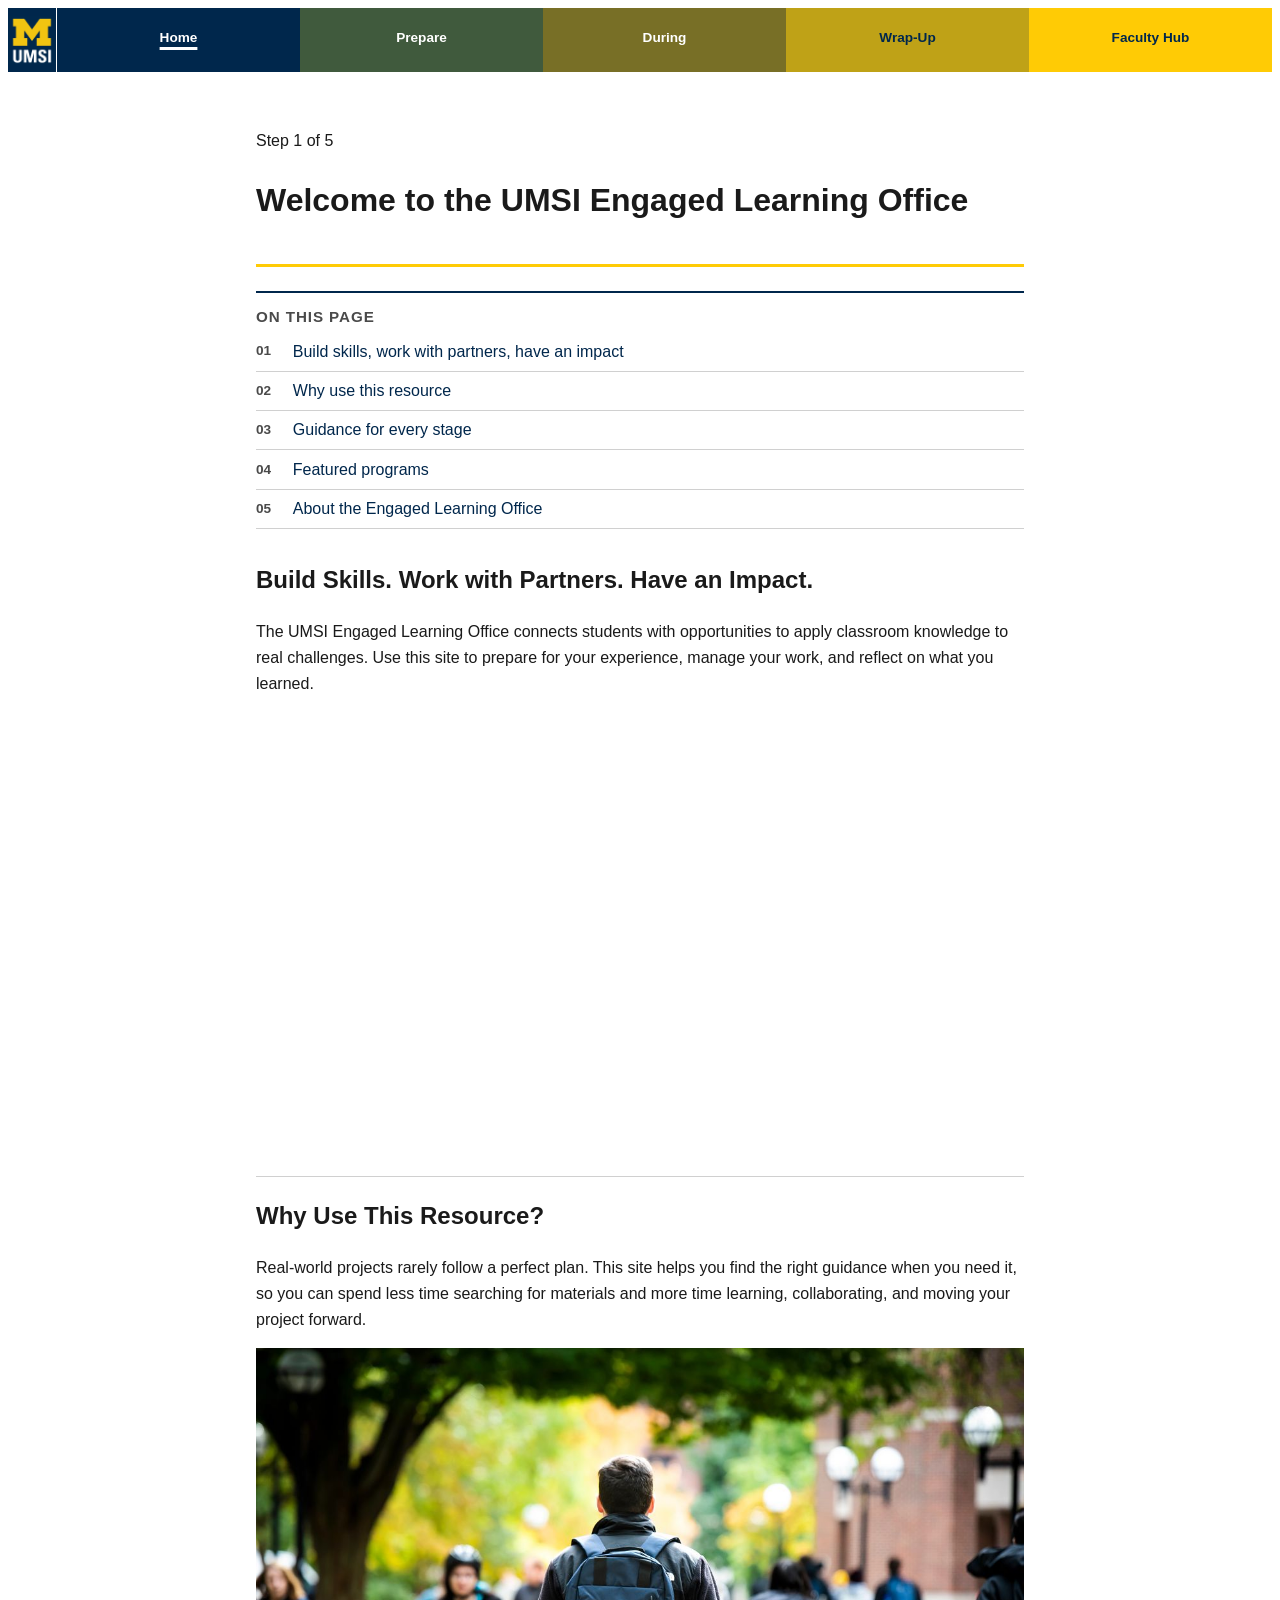
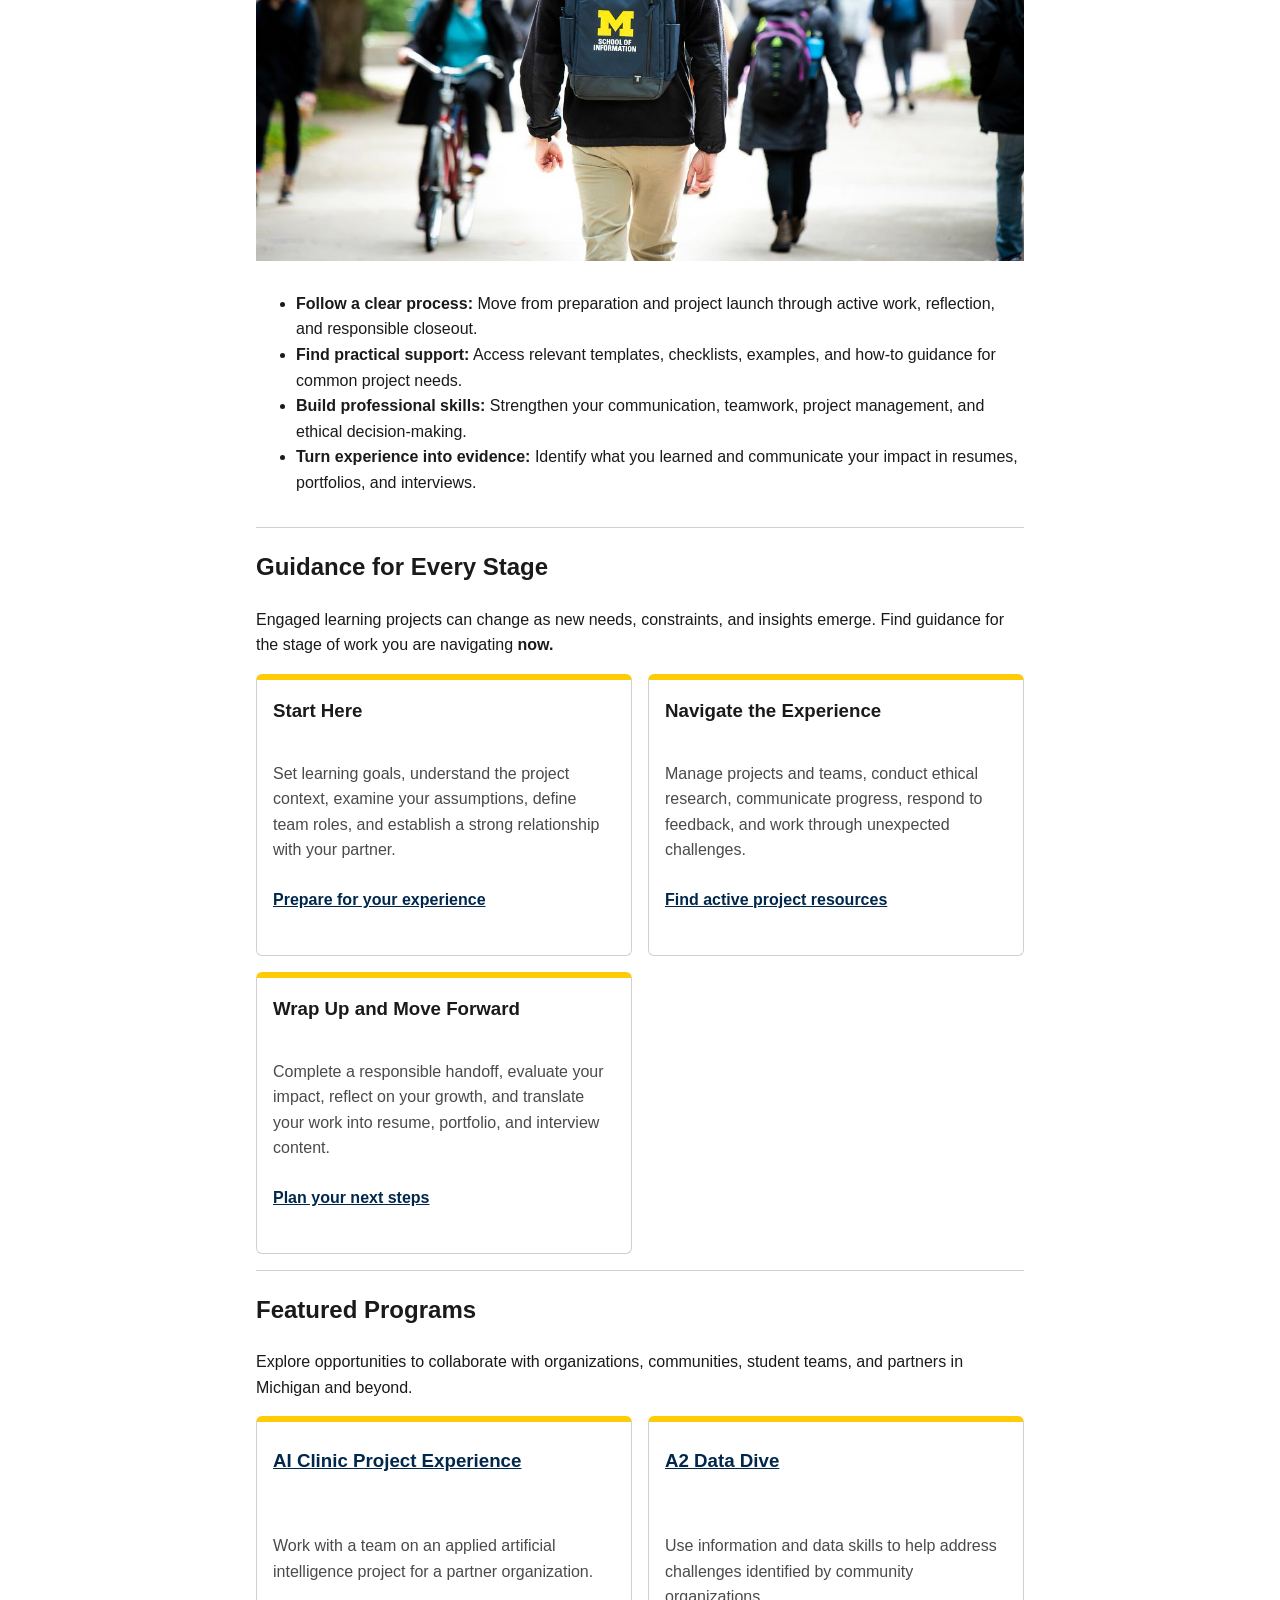
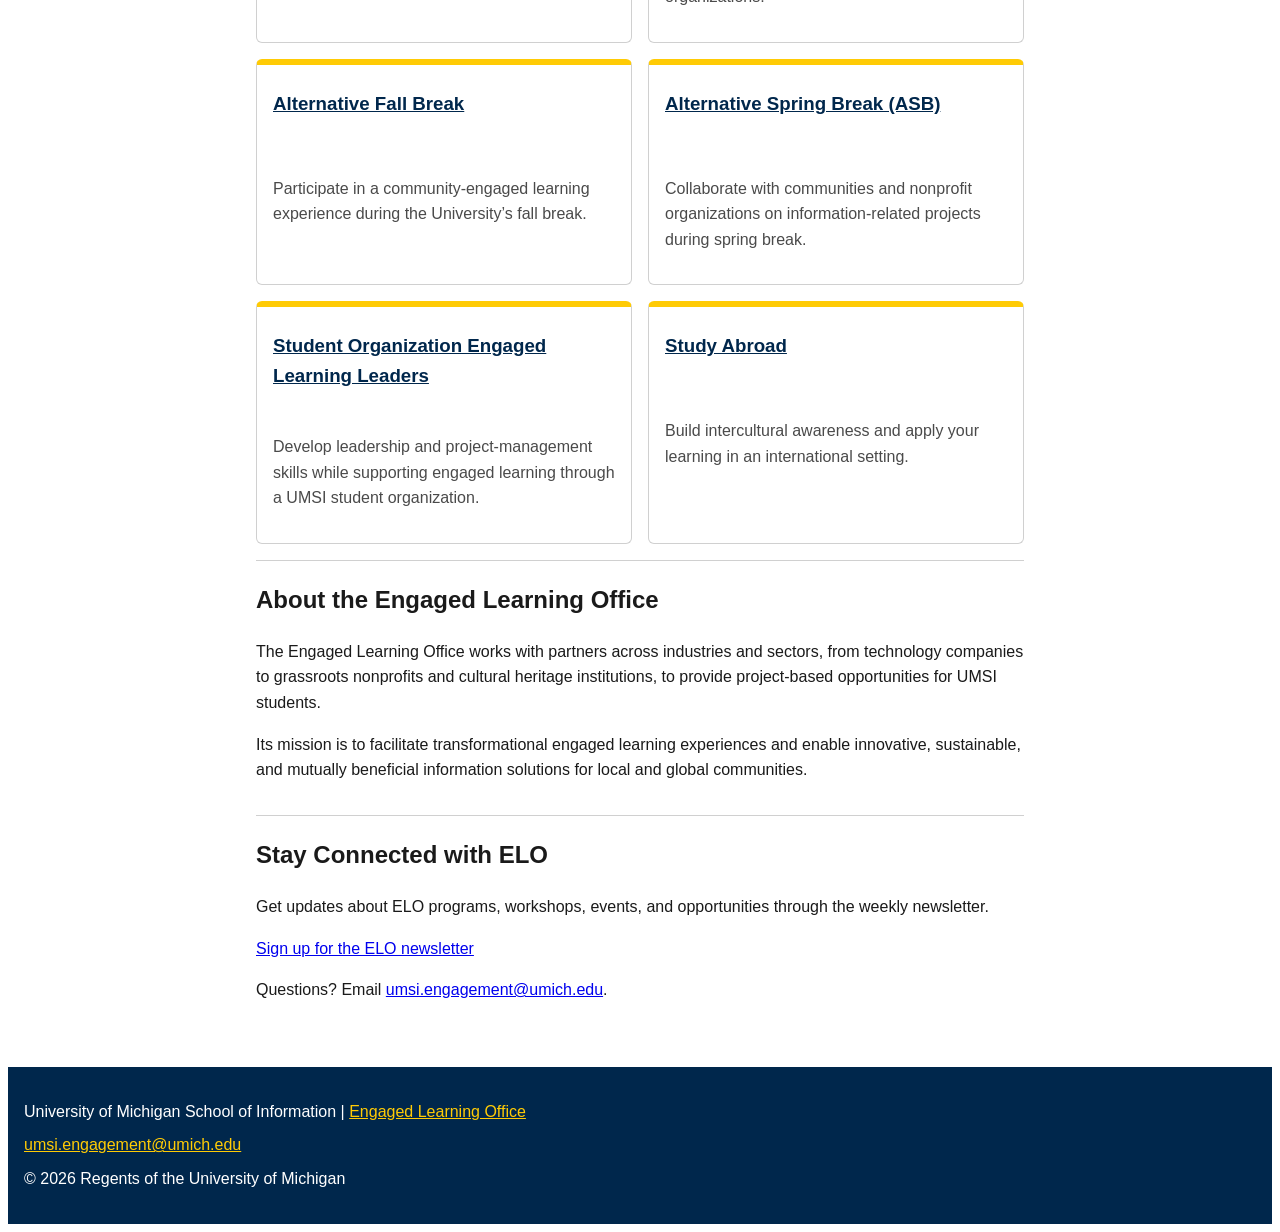
<file: index.html>
<!DOCTYPE html>
<html lang="en">
<head>
    <meta charset="UTF-8">
    <meta name="viewport" content="width=device-width, initial-scale=1.0">
    <link rel="stylesheet" href="style.css">

    <title>Welcome to the UMSI Engaged Learning Office | UMSI</title>
</head>
<body>

    <!-- Sticky process bar: logo tile on the left, process steps beside it -->
    <header class="site-header">
        <div class="skip"><a href="#main">Skip to Main Content</a></div>
        <div class="brand">
            <img src="images/UMSI_signature_vertical_informal_solidblue.jpg" alt="UMSI Logo">
        </div>
        <nav class="process-nav" aria-label="Project process">
            <ol class="process-steps">
                <li><a href="index.html" aria-current="page">Home</a></li>
                <li><a href="prep.html" title="Preparing for Your Experience">Prepare</a></li>
                <li><a href="experience.html" title="During Your Experience">During</a></li>
                <li><a href="ending.html" title="Wrap-Up, Impact &amp; Next Steps">Wrap-Up</a></li>
                <li><a href="faculty.html">Faculty Hub </a></li>
            </ol>
        </nav>
    </header>

    <!-- Page title -->
    <main id="main">
    <div class="page-title">
        <p class="eyebrow">Step 1 of 5</p>
        <h1>Welcome to the UMSI Engaged Learning Office</h1>
    </div>

    <!-- Anchor table of contents -->
    <nav class="on-this-page" aria-labelledby="toc-title">
        <h2 id="toc-title">On this page</h2>
        <ul>
            <li><a href="#intro">Build skills, work with partners, have an impact</a></li>
            <li><a href="#why">Why use this resource</a></li>
            <li><a href="#stages">Guidance for every stage</a></li>
            <li><a href="#programs">Featured programs</a></li>
            <li><a href="#about">About the Engaged Learning Office</a></li>
        </ul>
    </nav>


    <section id="intro" class="content-section">
        <h2>Build Skills. Work with Partners. Have an Impact.</h2>
        <p>
            The UMSI Engaged Learning Office connects students with opportunities to apply classroom knowledge to real challenges. Use this site to prepare for your experience, manage your work, and reflect on what you learned.
        </p>

        <div class="video">
            <iframe src="https://www.youtube.com/embed/81ZO9RfIJEQ?si=tBp82YWZMl1u7CVS" title="YouTube video player" allow="accelerometer; autoplay; clipboard-write; encrypted-media; gyroscope; picture-in-picture; web-share" referrerpolicy="strict-origin-when-cross-origin" allowfullscreen></iframe>
        </div>
        <!-- Note: this iframe might cause an Axe ARIA error - that's not on you that's on YouTube! -->
    </section>

    <section id="why" class="content-section">
        <h2>Why Use This Resource?</h2>
        <p>Real-world projects rarely follow a perfect plan. This site helps you find the right guidance when you need it, so you can spend less time searching for materials and more time learning, collaborating, and moving your project forward.</p>
        <img src="images/UMSI_CampusFall_UMSIBackpack_02.jpg" alt="A student wears a UMSI backpack on campus in fall">
        <ul>
            <li><strong>Follow a clear process:</strong> Move from preparation and project launch through active work, reflection, and responsible closeout.</li>
            <li><strong>Find practical support:</strong> Access relevant templates, checklists, examples, and how-to guidance for common project needs.</li>
            <li><strong>Build professional skills:</strong> Strengthen your communication, teamwork, project management, and ethical decision-making.</li>
            <li><strong>Turn experience into evidence:</strong> Identify what you learned and communicate your impact in resumes, portfolios, and interviews.</li>
        </ul>
    </section>

    <section id="stages" class="content-section">
        <h2>Guidance for Every Stage</h2>
        <p>Engaged learning projects can change as new needs, constraints, and insights emerge. Find guidance for the stage of work you are navigating <strong>now.</strong></p>
        <div class="card-grid">
            <article class="card">
                <h3>Start Here</h3>
                <p>Set learning goals, understand the project context, examine your assumptions, define team roles, and establish a strong relationship with your partner.</p>
                <a href="prep.html">Prepare for your experience</a>
            </article>
            <article class="card">
                <h3>Navigate the Experience</h3>
                <p>Manage projects and teams, conduct ethical research, communicate progress, respond to feedback, and work through unexpected challenges.</p>
                <a href="experience.html">Find active project resources</a>
            </article>
            <article class="card">
                <h3>Wrap Up and Move Forward</h3>
                <p>Complete a responsible handoff, evaluate your impact, reflect on your growth, and translate your work into resume, portfolio, and interview content.</p>
                <a href="ending.html">Plan your next steps</a>
            </article>
        </div>
    </section>

    <section id="programs" class="content-section">
        <h2>Featured Programs</h2>
        <p>Explore opportunities to collaborate with organizations, communities, student teams, and partners in Michigan and beyond.</p>
        <div class="card-grid">
            <article class="card">
                <h3><a href="https://mcompass.umich.edu/_portal/tds-program-brochure?programid=12810">AI Clinic Project Experience</a></h3>
                <p>Work with a team on an applied artificial intelligence project for a partner organization.</p>
            </article>
            <article class="card">
                <h3><a href="https://mcompass.umich.edu/_portal/tds-program-brochure?programid=12556">A2 Data Dive</a></h3>
                <p>Use information and data skills to help address challenges identified by community organizations.</p>
            </article>
            <article class="card">
                <h3><a href="https://mcompass.umich.edu/_portal/tds-program-brochure?programid=11297">Alternative Fall Break</a></h3>
                <p>Participate in a community-engaged learning experience during the University’s fall break.</p>
            </article>
            <article class="card">
                <h3><a href="https://mcompass.umich.edu/_portal/tds-program-brochure?programid=10621">Alternative Spring Break (ASB)</a></h3>
                <p>Collaborate with communities and nonprofit organizations on information-related projects during spring break.</p>
            </article>
            <article class="card">
                <h3><a href="https://mcompass.umich.edu/_portal/tds-program-brochure?programid=12294">Student Organization Engaged Learning Leaders</a></h3>
                <p>Develop leadership and project-management skills while supporting engaged learning through a UMSI student organization.</p>
            </article>
            <article class="card">
                <h3><a href="https://www.si.umich.edu/student-life/study-abroad">Study Abroad</a></h3>
                <p>Build intercultural awareness and apply your learning in an international setting.</p>
            </article>
        </div>
    </section>

    <section id="about" class="content-section">
        <h2>About the Engaged Learning Office</h2>
        <p>The Engaged Learning Office works with partners across industries and sectors, from technology companies to grassroots nonprofits and cultural heritage institutions, to provide project-based opportunities for UMSI students.</p>
        <p>Its mission is to facilitate transformational engaged learning experiences and enable innovative, sustainable, and mutually beneficial information solutions for local and global communities.</p>
    </section>

    <aside>
        <h2>Stay Connected with ELO</h2>
        <p>Get updates about ELO programs, workshops, events, and opportunities through the weekly newsletter.</p>
        <div>
            <a href="https://umsi.info/elo-newsletter">Sign up for the ELO newsletter</a>
        </div>
        <p>Questions? Email <a href="mailto:umsi.engagement@umich.edu">umsi.engagement@umich.edu</a>.</p>
    </aside>

    <!-- Content taken & modified from UMGPT with the prompt, "Write me a webpage of intro content to help meet the following requirements - this is for the home page": and then pasted in the client objectives & project requirements"
    UMGPT. (2026). UMGPT ( GPT-5.6 Sol September 7th version) [Large language model]. -->
</main>

    <footer class="site-footer">
        <p>University of Michigan School of Information | <a href="https://www.si.umich.edu/programs/engaged-learning/about-engaged-learning-office">Engaged Learning Office</a></p>
        <address>
            <a href="mailto:umsi.engagement@umich.edu">umsi.engagement@umich.edu</a>
        </address>
        <p>&copy; 2026 Regents of the University of Michigan</p>
    </footer>

</body>
</html>
</file>
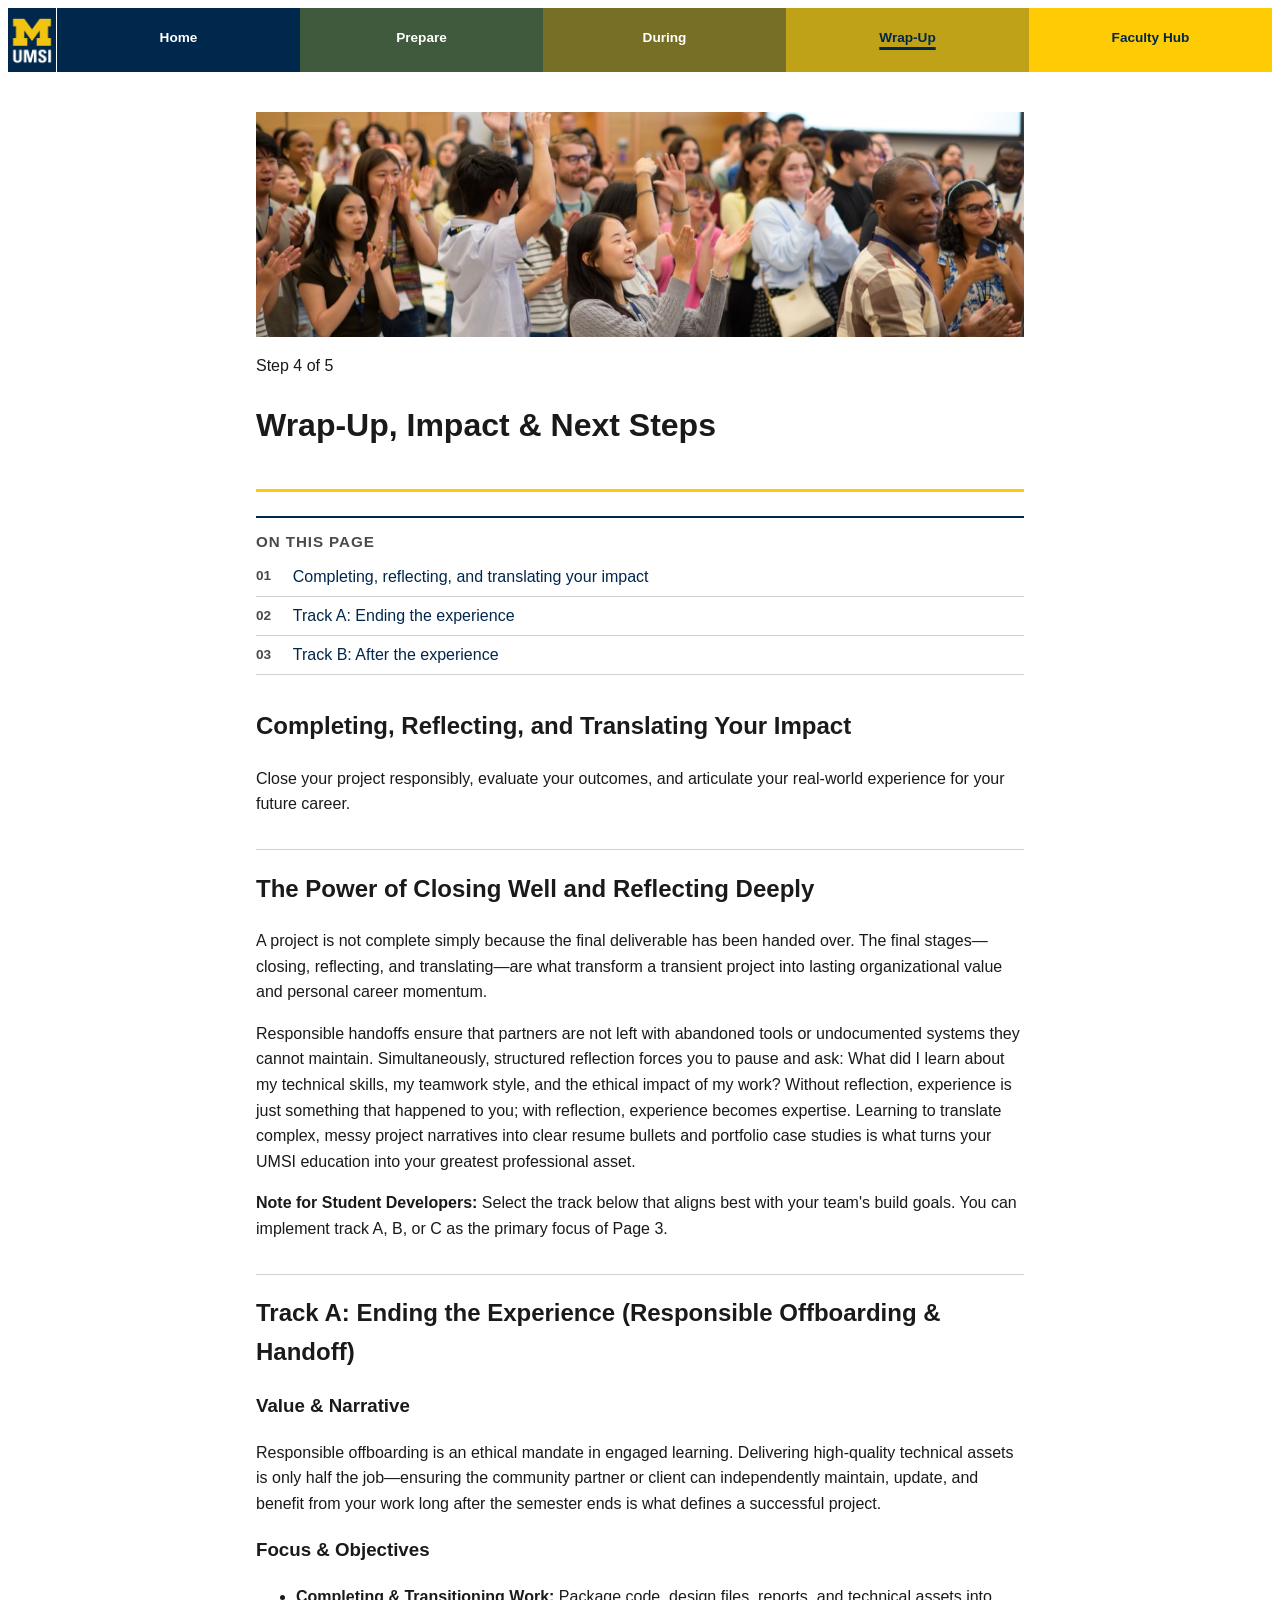
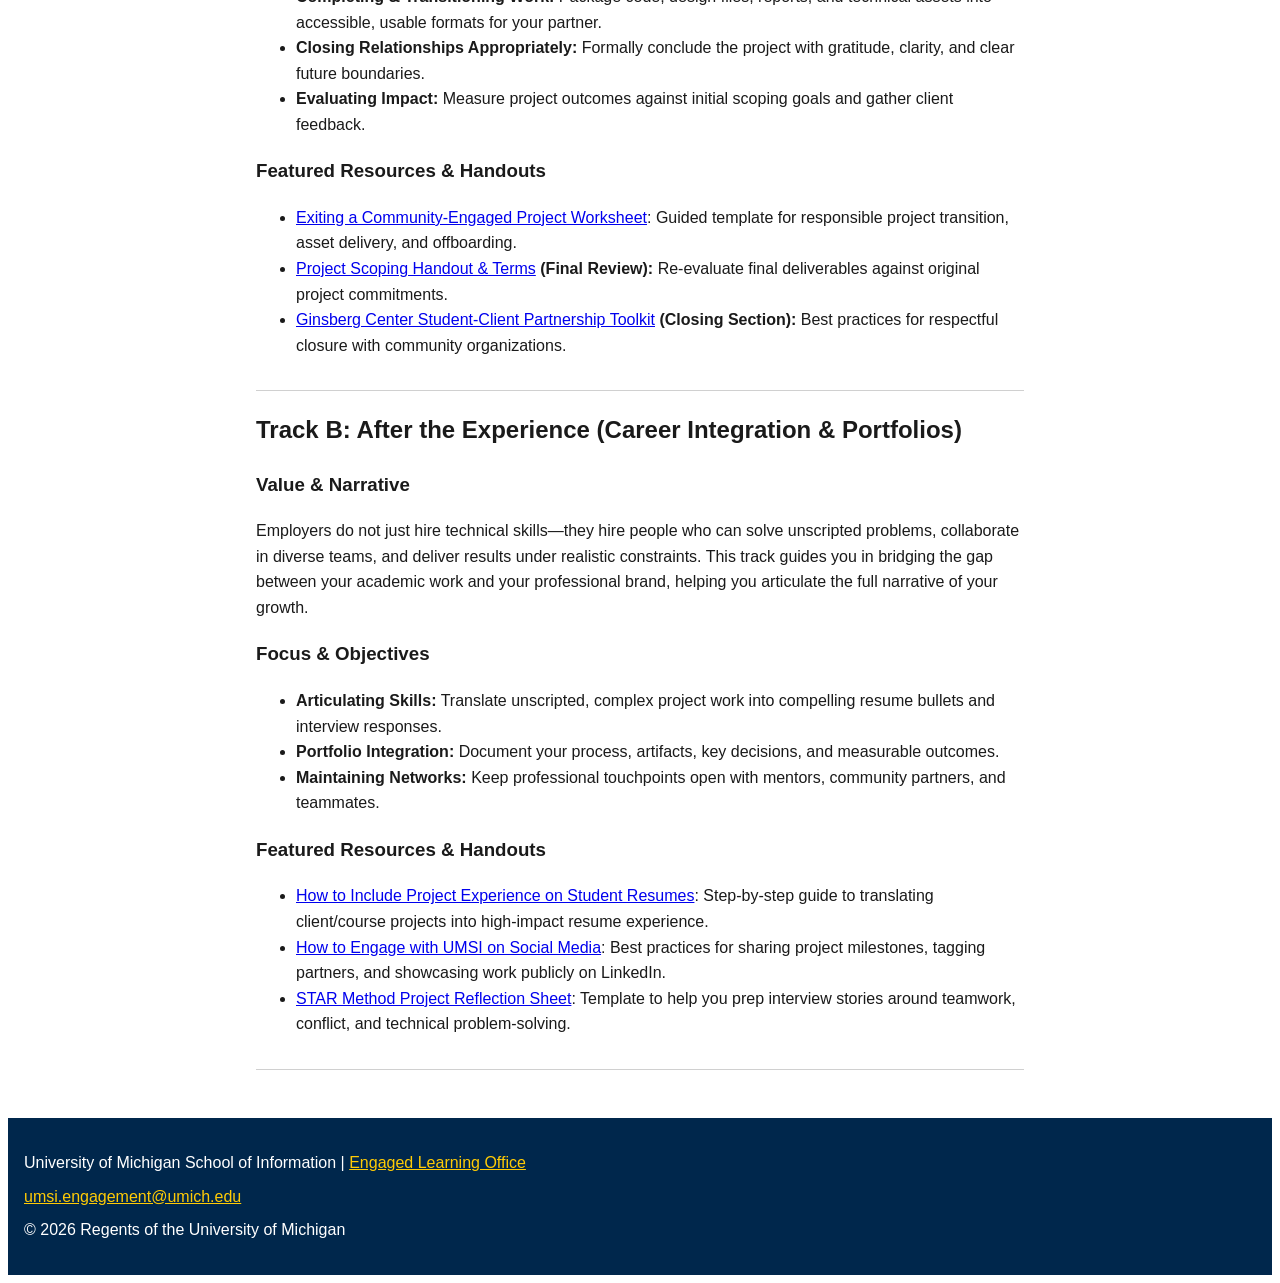
<file: ending.html>
<!DOCTYPE html>
<html lang="en">
<head>
    <meta charset="UTF-8">
    <meta name="viewport" content="width=device-width, initial-scale=1.0">
    <link rel="stylesheet" href="style.css">

    <title>Wrap-Up, Impact &amp; Next Steps | UMSI</title>
</head>
<body>

    <!-- Sticky process bar -->
    <header class="site-header">
        <div class="skip"><a href="#main">Skip to Main Content</a></div>
        <div class="brand">
            <img src="images/UMSI_signature_vertical_informal_solidblue.jpg" alt="UMSI Logo">
        </div>
        <nav class="process-nav" aria-label="Project process">
            <ol class="process-steps">
                <li><a href="index.html">Home</a></li>
                <li><a href="prep.html" title="Preparing for Your Experience">Prepare</a></li>
                <li><a href="experience.html" title="During Your Experience">During</a></li>
                <li><a href="ending.html" aria-current="page" title="Wrap-Up, Impact &amp; Next Steps">Wrap-Up</a></li>
                <li><a href="faculty.html">Faculty Hub </a></li>
            </ol>
        </nav>
    </header>

    <!-- Page title -->
    <main id="main">
    <div class="page-title">
        <img src="images/ending-web.jpg" alt="Students clapping and cheering in a crowded room">
        <p class="eyebrow">Step 4 of 5</p>
        <h1>Wrap-Up, Impact &amp; Next Steps</h1>
    </div>

    <!-- Anchor table of contents -->
    <nav class="on-this-page" aria-labelledby="toc-title">
        <h2 id="toc-title">On this page</h2>
        <ul>
            <li><a href="#overview">Completing, reflecting, and translating your impact</a></li>
            <li><a href="#track-a">Track A: Ending the experience</a></li>
            <li><a href="#track-b">Track B: After the experience</a></li>
        </ul>
    </nav>


    <section id="overview" class="content-section">
        <h2>Completing, Reflecting, and Translating Your Impact</h2>
        <p>Close your project responsibly, evaluate your outcomes, and articulate your real-world experience for your future career.</p>
    </section>

    <section id="power" class="content-section">
        <h2>The Power of Closing Well and Reflecting Deeply</h2>
        <p>A project is not complete simply because the final deliverable has been handed over. The final stages—closing, reflecting, and translating—are what transform a transient project into lasting organizational value and personal career momentum.</p>
        <p>Responsible handoffs ensure that partners are not left with abandoned tools or undocumented systems they cannot maintain. Simultaneously, structured reflection forces you to pause and ask: What did I learn about my technical skills, my teamwork style, and the ethical impact of my work? Without reflection, experience is just something that happened to you; with reflection, experience becomes expertise. Learning to translate complex, messy project narratives into clear resume bullets and portfolio case studies is what turns your UMSI education into your greatest professional asset.</p>
        <p><strong>Note for Student Developers:</strong> Select the track below that aligns best with your team's build goals. You can implement track A, B, or C as the primary focus of Page 3.</p>
    </section>

    <section id="track-a" class="content-section">
        <h2>Track A: Ending the Experience (Responsible Offboarding &amp; Handoff)</h2>

        <h3>Value &amp; Narrative</h3>
        <p>Responsible offboarding is an ethical mandate in engaged learning. Delivering high-quality technical assets is only half the job—ensuring the community partner or client can independently maintain, update, and benefit from your work long after the semester ends is what defines a successful project.</p>

        <article>
            <h3>Focus &amp; Objectives</h3>
            <ul>
                <li><strong>Completing &amp; Transitioning Work:</strong> Package code, design files, reports, and technical assets into accessible, usable formats for your partner.</li>
                <li><strong>Closing Relationships Appropriately:</strong> Formally conclude the project with gratitude, clarity, and clear future boundaries.</li>
                <li><strong>Evaluating Impact:</strong> Measure project outcomes against initial scoping goals and gather client feedback.</li>
            </ul>
        </article>

        <article>
            <h3>Featured Resources &amp; Handouts</h3>
            <ul>
                <li><a href="https://docs.google.com/document/d/1-gfg_EZ3T8pa3T0a130Qvtpl1bYoLOVEHSNpGHcJtFA/edit?usp=drive_link">Exiting a Community-Engaged Project Worksheet</a>: Guided template for responsible project transition, asset delivery, and offboarding.</li>
                <li><a href="https://docs.google.com/document/d/1TrEDolwmOIlXgYgAP9VvlOGoYOwFfe6KxzZOgZSVYVw/edit?usp=drive_link">Project Scoping Handout &amp; Terms</a> <strong>(Final Review):</strong> Re-evaluate final deliverables against original project commitments.</li>
                <li><a href="https://ginsberg.umich.edu/article/campus-community-partnerships-toolkit">Ginsberg Center Student-Client Partnership Toolkit</a> <strong>(Closing Section):</strong> Best practices for respectful closure with community organizations.</li>
            </ul>
        </article>
    </section>

    <section id="track-b" class="content-section">
        <h2>Track B: After the Experience (Career Integration &amp; Portfolios)</h2>

        <h3>Value &amp; Narrative</h3>
        <p>Employers do not just hire technical skills—they hire people who can solve unscripted problems, collaborate in diverse teams, and deliver results under realistic constraints. This track guides you in bridging the gap between your academic work and your professional brand, helping you articulate the full narrative of your growth.</p>

        <article>
            <h3>Focus &amp; Objectives</h3>
            <ul>
                <li><strong>Articulating Skills:</strong> Translate unscripted, complex project work into compelling resume bullets and interview responses.</li>
                <li><strong>Portfolio Integration:</strong> Document your process, artifacts, key decisions, and measurable outcomes.</li>
                <li><strong>Maintaining Networks:</strong> Keep professional touchpoints open with mentors, community partners, and teammates.</li>
            </ul>
        </article>

        <article>
            <h3>Featured Resources &amp; Handouts</h3>
            <ul>
                <li><a href="https://docs.google.com/document/d/1mjyX6jgqXFrY7SFYaA3J2cTh1ZnHH0FKF5aUKfXzXKo/edit?tab=t.0">How to Include Project Experience on Student Resumes</a>: Step-by-step guide to translating client/course projects into high-impact resume experience.</li>
                <li><a href="https://docs.google.com/document/d/1jwQg_Y4jECLPHqcyOtJtDTK5x-68KstexfPbh6jXHnA/edit?tab=t.0">How to Engage with UMSI on Social Media</a>: Best practices for sharing project milestones, tagging partners, and showcasing work publicly on LinkedIn.</li>
                <li><a href="https://careercenter.umich.edu/content/interviewing-resources">STAR Method Project Reflection Sheet</a>: Template to help you prep interview stories around teamwork, conflict, and technical problem-solving.</li>
            </ul>
        </article>
    </section>

</main>

    <footer class="site-footer">
        <p>University of Michigan School of Information | <a href="https://www.si.umich.edu/programs/engaged-learning/about-engaged-learning-office">Engaged Learning Office</a></p>
        <address>
            <a href="mailto:umsi.engagement@umich.edu">umsi.engagement@umich.edu</a>
        </address>
        <p>&copy; 2026 Regents of the University of Michigan</p>
    </footer>

</body>
</html>
</file>
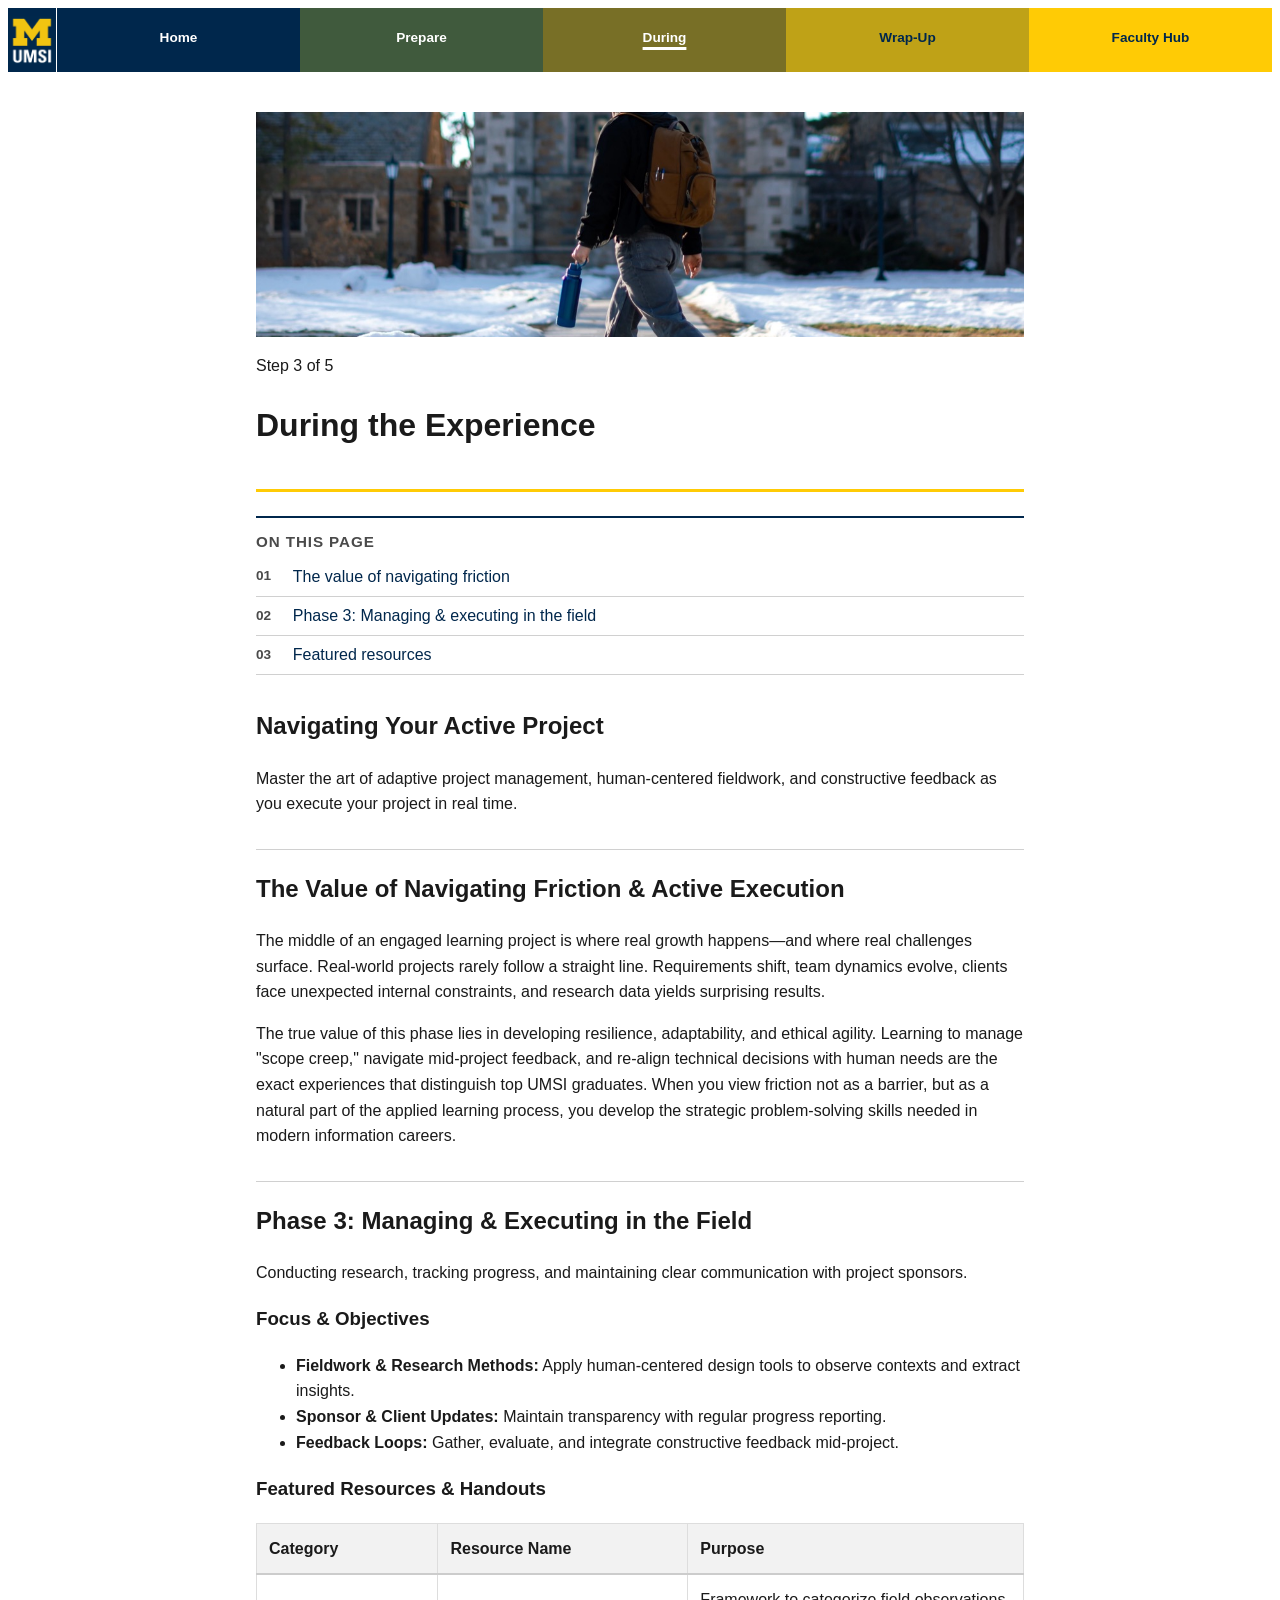
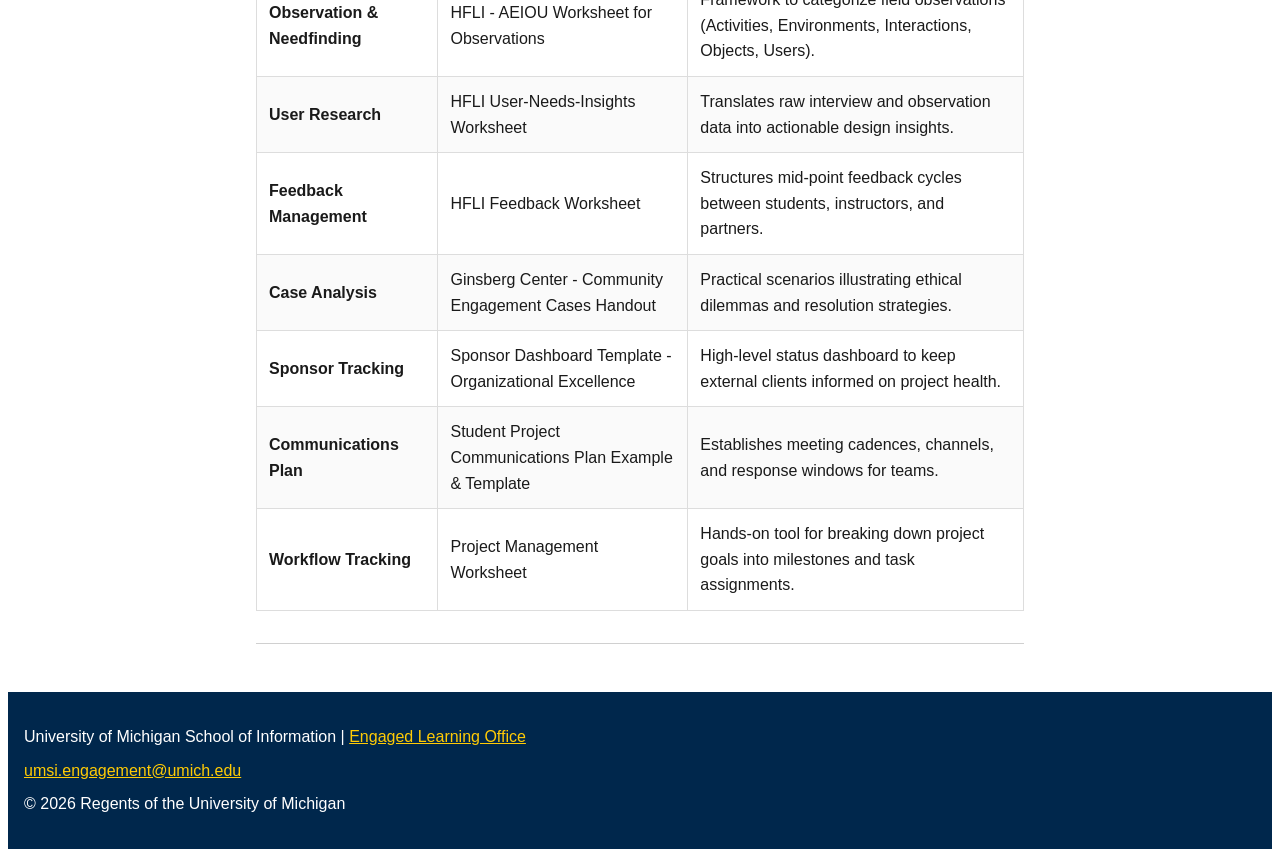
<file: experience.html>
<!DOCTYPE html>
<html lang="en">
<head>
    <meta charset="UTF-8">
    <meta name="viewport" content="width=device-width, initial-scale=1.0">
    <link rel="stylesheet" href="style.css">

    <title>During the Experience: Navigating Your Active Project | UMSI</title>
</head>
<body>

    <!-- Sticky process bar -->
    <header class="site-header">
        <div class="skip"><a href="#main">Skip to Main Content</a></div>
        <div class="brand">
            <img src="images/UMSI_signature_vertical_informal_solidblue.jpg" alt="UMSI Logo">
        </div>
        <nav class="process-nav" aria-label="Project process">
            <ol class="process-steps">
                <li><a href="index.html">Home</a></li>
                <li><a href="prep.html" title="Preparing for Your Experience">Prepare</a></li>
                <li><a href="experience.html" aria-current="page" title="During Your Experience">During</a></li>
                <li><a href="ending.html" title="Wrap-Up, Impact &amp; Next Steps">Wrap-Up</a></li>
                <li><a href="faculty.html">Faculty Hub </a></li>
            </ol>
        </nav>
    </header>

    <!-- Page title -->
    <main id="main">
    <div class="page-title">
        <img src="images/experience-web.jpg" alt="A student with a backpack walks along a snowy campus path">
        <p class="eyebrow">Step 3 of 5</p>
        <h1>During the Experience</h1>
    </div>

    <!-- Anchor table of contents -->
    <nav class="on-this-page" aria-labelledby="toc-title">
        <h2 id="toc-title">On this page</h2>
        <ul>
            <li><a href="#value">The value of navigating friction</a></li>
            <li><a href="#phase-3">Phase 3: Managing &amp; executing in the field</a></li>
            <li><a href="#resources">Featured resources</a></li>
        </ul>
    </nav>


    <section id="hero" class="content-section">
        <h2>Navigating Your Active Project</h2>
        <p>Master the art of adaptive project management, human-centered fieldwork, and constructive feedback as you execute your project in real time.</p>
    </section>

    <section id="value" class="content-section">
        <h2>The Value of Navigating Friction &amp; Active Execution</h2>
        <p>The middle of an engaged learning project is where real growth happens—and where real challenges surface. Real-world projects rarely follow a straight line. Requirements shift, team dynamics evolve, clients face unexpected internal constraints, and research data yields surprising results.</p>
        <p>The true value of this phase lies in developing resilience, adaptability, and ethical agility. Learning to manage "scope creep," navigate mid-project feedback, and re-align technical decisions with human needs are the exact experiences that distinguish top UMSI graduates. When you view friction not as a barrier, but as a natural part of the applied learning process, you develop the strategic problem-solving skills needed in modern information careers.</p>
    </section>

    <section id="phase-3" class="content-section">
        <h2>Phase 3: Managing &amp; Executing in the Field</h2>
        <p>Conducting research, tracking progress, and maintaining clear communication with project sponsors.</p>

        <article>
            <h3>Focus &amp; Objectives</h3>
            <ul>
                <li><strong>Fieldwork &amp; Research Methods:</strong> Apply human-centered design tools to observe contexts and extract insights.</li>
                <li><strong>Sponsor &amp; Client Updates:</strong> Maintain transparency with regular progress reporting.</li>
                <li><strong>Feedback Loops:</strong> Gather, evaluate, and integrate constructive feedback mid-project.</li>
            </ul>
        </article>

        <article id="resources">
            <h3>Featured Resources &amp; Handouts</h3>
            <div class="table-scroll" tabindex="0" role="region" aria-label="Featured resources table, scroll sideways to see all columns">
            <table class="data-table">
                <thead>
                  <tr>
                    <th>Category</th>
                    <th>Resource Name</th>
                    <th>Purpose</th>
                  </tr>
                </thead>
                <tbody>
                  <tr>
                    <td>Observation &amp; Needfinding</td>
                    <td>HFLI - AEIOU Worksheet for Observations</td>
                    <td>Framework to categorize field observations (Activities, Environments, Interactions, Objects, Users).</td>
                  </tr>
                  <tr>
                    <td>User Research</td>
                    <td>HFLI User-Needs-Insights Worksheet</td>
                    <td>Translates raw interview and observation data into actionable design insights.</td>
                  </tr>
                  <tr>
                    <td>Feedback Management</td>
                    <td>HFLI Feedback Worksheet</td>
                    <td>Structures mid-point feedback cycles between students, instructors, and partners.</td>
                  </tr>
                  <tr>
                    <td>Case Analysis</td>
                    <td>Ginsberg Center - Community Engagement Cases Handout</td>
                    <td>Practical scenarios illustrating ethical dilemmas and resolution strategies.</td>
                  </tr>
                  <tr>
                    <td>Sponsor Tracking</td>
                    <td>Sponsor Dashboard Template - Organizational Excellence</td>
                    <td>High-level status dashboard to keep external clients informed on project health.</td>
                  </tr>
                  <tr>
                    <td>Communications Plan</td>
                    <td>Student Project Communications Plan Example &amp; Template</td>
                    <td>Establishes meeting cadences, channels, and response windows for teams.</td>
                  </tr>
                  <tr>
                    <td>Workflow Tracking</td>
                    <td>Project Management Worksheet</td>
                    <td>Hands-on tool for breaking down project goals into milestones and task assignments.</td>
                  </tr>
                </tbody>
            </table>
            </div>
        </article>
    </section>

</main>

    <footer class="site-footer">
        <p>University of Michigan School of Information | <a href="https://www.si.umich.edu/programs/engaged-learning/about-engaged-learning-office">Engaged Learning Office</a></p>
        <address>
            <a href="mailto:umsi.engagement@umich.edu">umsi.engagement@umich.edu</a>
        </address>
        <p>&copy; 2026 Regents of the University of Michigan</p>
    </footer>

</body>
</html>
</file>
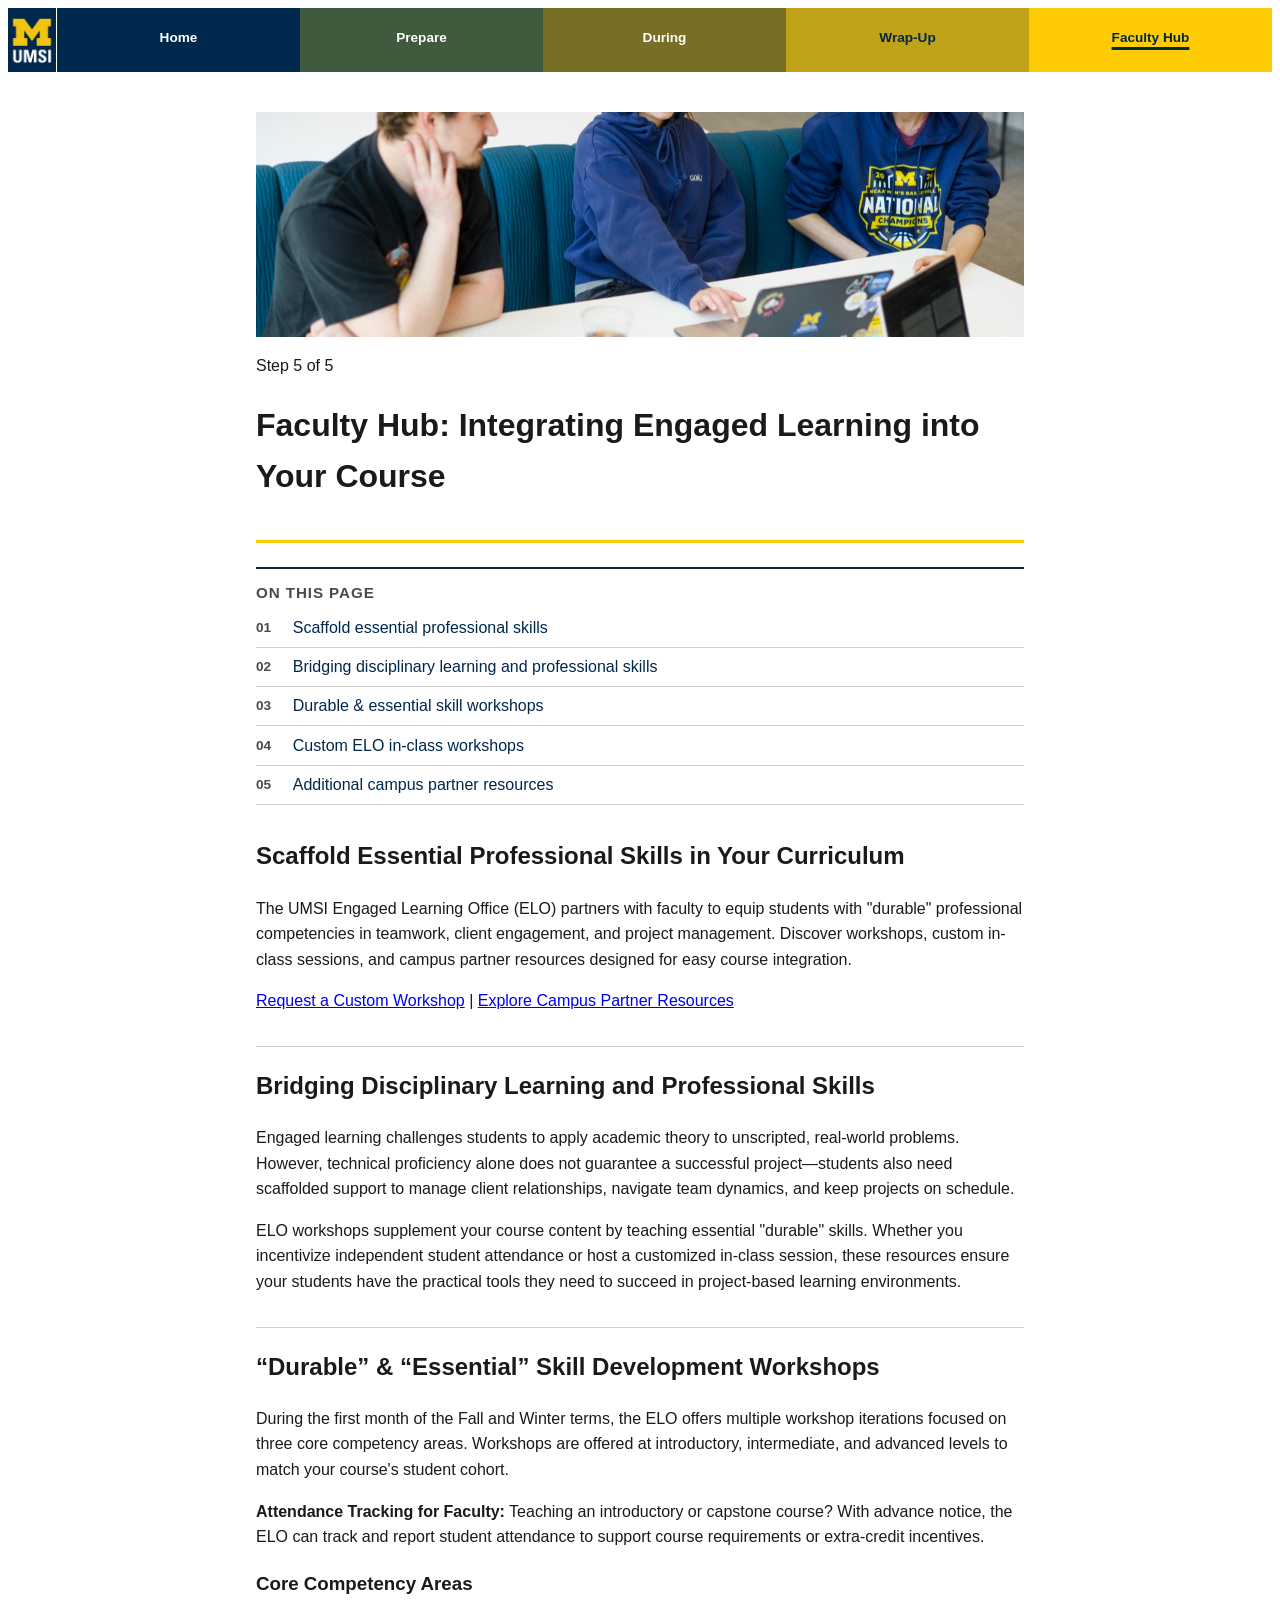
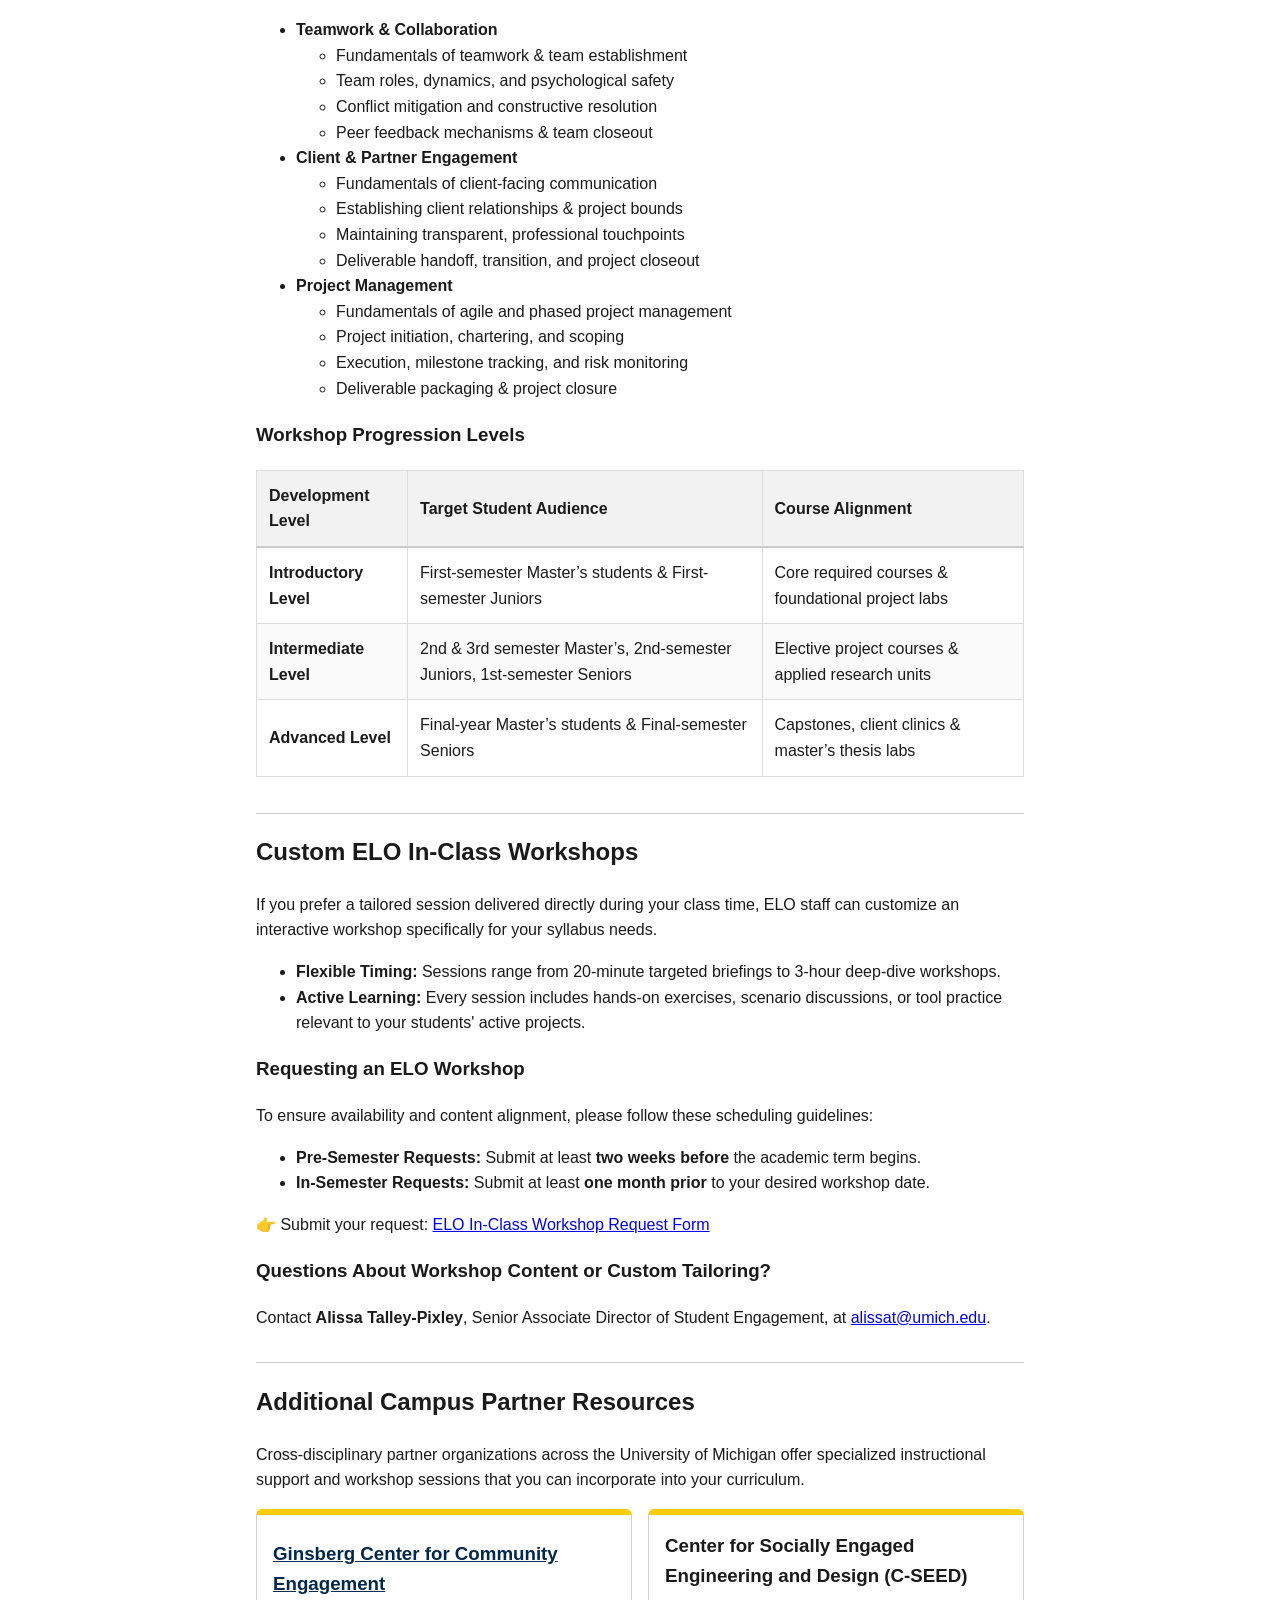
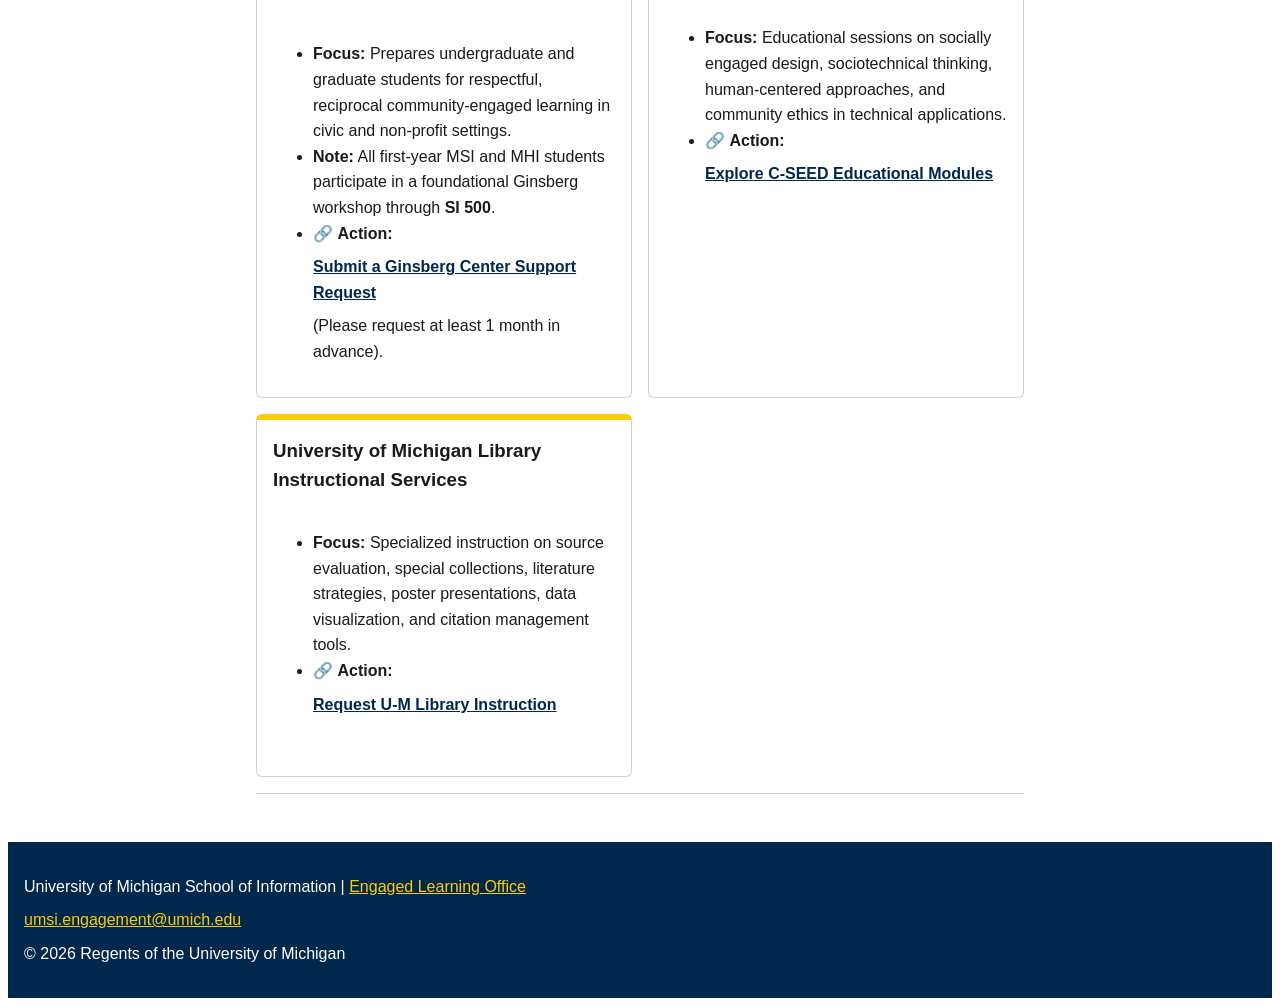
<file: faculty.html>
<!DOCTYPE html>
<html lang="en">
<head>
    <meta charset="UTF-8">
    <meta name="viewport" content="width=device-width, initial-scale=1.0">
    <link rel="stylesheet" href="style.css">

    <title>Faculty Hub | UMSI</title>
</head>
<body>

    <!-- Sticky process bar -->
    <header class="site-header">
        <div class="skip"><a href="#main">Skip to Main Content</a></div>
        <div class="brand">
            <img src="images/UMSI_signature_vertical_informal_solidblue.jpg" alt="UMSI Logo">
        </div>
        <nav class="process-nav" aria-label="Project process">
            <ol class="process-steps">
                <li><a href="index.html">Home</a></li>
                <li><a href="prep.html" title="Preparing for Your Experience">Prepare</a></li>
                <li><a href="experience.html" title="During Your Experience">During</a></li>
                <li><a href="ending.html" title="Wrap-Up, Impact &amp; Next Steps">Wrap-Up</a></li>
                <li><a href="faculty.html" aria-current="page">Faculty Hub </a></li>
            </ol>
        </nav>
    </header>

    <!-- Page title -->
    <main id="main">
    <div class="page-title">
        <img class="hero-bottom" src="images/faculty-web.jpg" alt="Three students sit together at a table, working on laptops and talking">
        <p class="eyebrow">Step 5 of 5</p>
        <h1>Faculty Hub: Integrating Engaged Learning into Your Course</h1>
    </div>

    <!-- Anchor table of contents -->
    <nav class="on-this-page" aria-labelledby="toc-title">
        <h2 id="toc-title">On this page</h2>
        <ul>
            <li><a href="#scaffold">Scaffold essential professional skills</a></li>
            <li><a href="#bridging">Bridging disciplinary learning and professional skills</a></li>
            <li><a href="#workshops">Durable &amp; essential skill workshops</a></li>
            <li><a href="#custom-workshops">Custom ELO in-class workshops</a></li>
            <li><a href="#partners">Additional campus partner resources</a></li>
        </ul>
    </nav>


    <section id="scaffold" class="content-section">
        <h2>Scaffold Essential Professional Skills in Your Curriculum</h2>
        <p>The UMSI Engaged Learning Office (ELO) partners with faculty to equip students with "durable" professional competencies in teamwork, client engagement, and project management. Discover workshops, custom in-class sessions, and campus partner resources designed for easy course integration.</p>
        <p>
            <a href="#custom-workshops">Request a Custom Workshop</a> |
            <a href="#partners">Explore Campus Partner Resources</a>
        </p>
    </section>

    <section id="bridging" class="content-section">
        <h2>Bridging Disciplinary Learning and Professional Skills</h2>
        <p>Engaged learning challenges students to apply academic theory to unscripted, real-world problems. However, technical proficiency alone does not guarantee a successful project—students also need scaffolded support to manage client relationships, navigate team dynamics, and keep projects on schedule.</p>
        <p>ELO workshops supplement your course content by teaching essential "durable" skills. Whether you incentivize independent student attendance or host a customized in-class session, these resources ensure your students have the practical tools they need to succeed in project-based learning environments.</p>
    </section>

    <section id="workshops" class="content-section">
        <h2>“Durable” &amp; “Essential” Skill Development Workshops</h2>
        <p>During the first month of the Fall and Winter terms, the ELO offers multiple workshop iterations focused on three core competency areas. Workshops are offered at introductory, intermediate, and advanced levels to match your course's student cohort.</p>
        <p><strong>Attendance Tracking for Faculty:</strong> Teaching an introductory or capstone course? With advance notice, the ELO can track and report student attendance to support course requirements or extra-credit incentives.</p>

        <article>
            <h3>Core Competency Areas</h3>
            <ul>
                <li>
                    <strong>Teamwork &amp; Collaboration</strong>
                    <ul>
                        <li>Fundamentals of teamwork &amp; team establishment</li>
                        <li>Team roles, dynamics, and psychological safety</li>
                        <li>Conflict mitigation and constructive resolution</li>
                        <li>Peer feedback mechanisms &amp; team closeout</li>
                    </ul>
                </li>
                <li>
                    <strong>Client &amp; Partner Engagement</strong>
                    <ul>
                        <li>Fundamentals of client-facing communication</li>
                        <li>Establishing client relationships &amp; project bounds</li>
                        <li>Maintaining transparent, professional touchpoints</li>
                        <li>Deliverable handoff, transition, and project closeout</li>
                    </ul>
                </li>
                <li>
                    <strong>Project Management</strong>
                    <ul>
                        <li>Fundamentals of agile and phased project management</li>
                        <li>Project initiation, chartering, and scoping</li>
                        <li>Execution, milestone tracking, and risk monitoring</li>
                        <li>Deliverable packaging &amp; project closure</li>
                    </ul>
                </li>
            </ul>
        </article>

        <article>
            <h3>Workshop Progression Levels</h3>
            <table class="data-table">
                <thead>
                  <tr>
                    <th>Development Level</th>
                    <th>Target Student Audience</th>
                    <th>Course Alignment</th>
                  </tr>
                </thead>
                <tbody>
                  <tr>
                    <td>Introductory Level</td>
                    <td>First-semester Master’s students &amp; First-semester Juniors</td>
                    <td>Core required courses &amp; foundational project labs</td>
                  </tr>
                  <tr>
                    <td>Intermediate Level</td>
                    <td>2nd &amp; 3rd semester Master’s, 2nd-semester Juniors, 1st-semester Seniors</td>
                    <td>Elective project courses &amp; applied research units</td>
                  </tr>
                  <tr>
                    <td>Advanced Level</td>
                    <td>Final-year Master’s students &amp; Final-semester Seniors</td>
                    <td>Capstones, client clinics &amp; master’s thesis labs</td>
                  </tr>
                </tbody>
            </table>
        </article>
    </section>

    <section id="custom-workshops" class="content-section">
        <h2>Custom ELO In-Class Workshops</h2>
        <p>If you prefer a tailored session delivered directly during your class time, ELO staff can customize an interactive workshop specifically for your syllabus needs.</p>
        <ul>
            <li><strong>Flexible Timing:</strong> Sessions range from 20-minute targeted briefings to 3-hour deep-dive workshops.</li>
            <li><strong>Active Learning:</strong> Every session includes hands-on exercises, scenario discussions, or tool practice relevant to your students' active projects.</li>
        </ul>

        <article>
            <h3>Requesting an ELO Workshop</h3>
            <p>To ensure availability and content alignment, please follow these scheduling guidelines:</p>
            <ul>
                <li><strong>Pre-Semester Requests:</strong> Submit at least <strong>two weeks before</strong> the academic term begins.</li>
                <li><strong>In-Semester Requests:</strong> Submit at least <strong>one month prior</strong> to your desired workshop date.</li>
            </ul>
            <p>👉 Submit your request: <a href="https://umsi.info/elo-workshops">ELO In-Class Workshop Request Form</a></p>
        </article>

        <article>
            <h3>Questions About Workshop Content or Custom Tailoring?</h3>
            <p>Contact <strong>Alissa Talley-Pixley</strong>, Senior Associate Director of Student Engagement, at <a href="mailto:alissat@umich.edu">alissat@umich.edu</a>.</p>
        </article>
    </section>

    <section id="partners" class="content-section">
        <h2>Additional Campus Partner Resources</h2>
        <p>Cross-disciplinary partner organizations across the University of Michigan offer specialized instructional support and workshop sessions that you can incorporate into your curriculum.</p>

        <div class="card-grid">

        <article class="card">
            <h3><a href="https://ginsberg.umich.edu/">Ginsberg Center for Community Engagement</a></h3>
            <ul>
                <li><strong>Focus:</strong> Prepares undergraduate and graduate students for respectful, reciprocal community-engaged learning in civic and non-profit settings.</li>
                <li><strong>Note:</strong> All first-year MSI and MHI students participate in a foundational Ginsberg workshop through <strong>SI 500</strong>.</li>
                <li>🔗 <strong>Action:</strong> <a href="https://ginsberg.umich.edu/">Submit a Ginsberg Center Support Request</a> (Please request at least 1 month in advance).</li>
            </ul>
        </article>

        <article class="card">
            <h3>Center for Socially Engaged Engineering and Design (C-SEED)</h3>
            <ul>
                <li><strong>Focus:</strong> Educational sessions on socially engaged design, sociotechnical thinking, human-centered approaches, and community ethics in technical applications.</li>
                <li>🔗 <strong>Action:</strong> <a href="https://csed.engin.umich.edu/">Explore C-SEED Educational Modules</a></li>
            </ul>
        </article>

        <article class="card">
            <h3>University of Michigan Library Instructional Services</h3>
            <ul>
                <li><strong>Focus:</strong> Specialized instruction on source evaluation, special collections, literature strategies, poster presentations, data visualization, and citation management tools.</li>
                <li>🔗 <strong>Action:</strong> <a href="https://www.lib.umich.edu/services-and-spaces/instructors">Request U-M Library Instruction</a></li>
            </ul>
        </article>
        </div>
    </section>

</main>

    <footer class="site-footer">
        <p>University of Michigan School of Information | <a href="https://www.si.umich.edu/programs/engaged-learning/about-engaged-learning-office">Engaged Learning Office</a></p>
        <address>
            <a href="mailto:umsi.engagement@umich.edu">umsi.engagement@umich.edu</a>
        </address>
        <p>&copy; 2026 Regents of the University of Michigan</p>
    </footer>

</body>
</html>
</file>
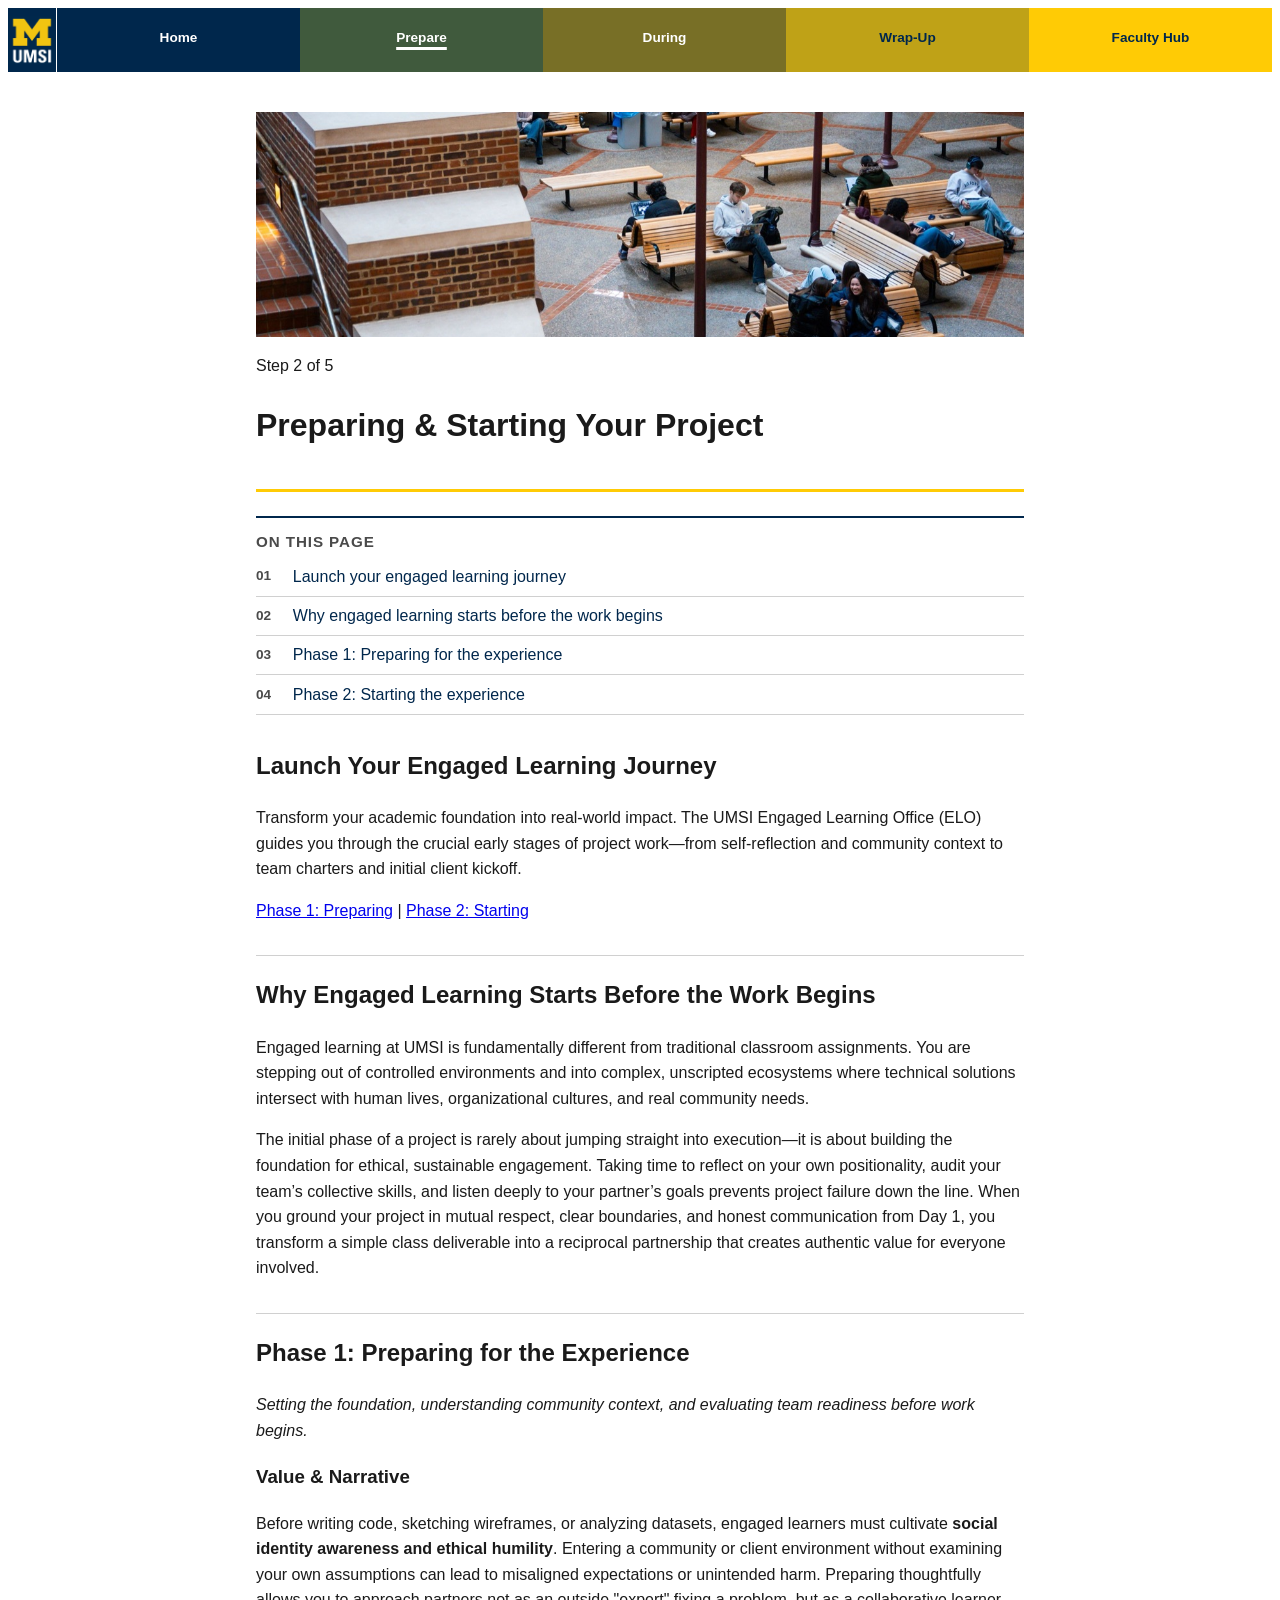
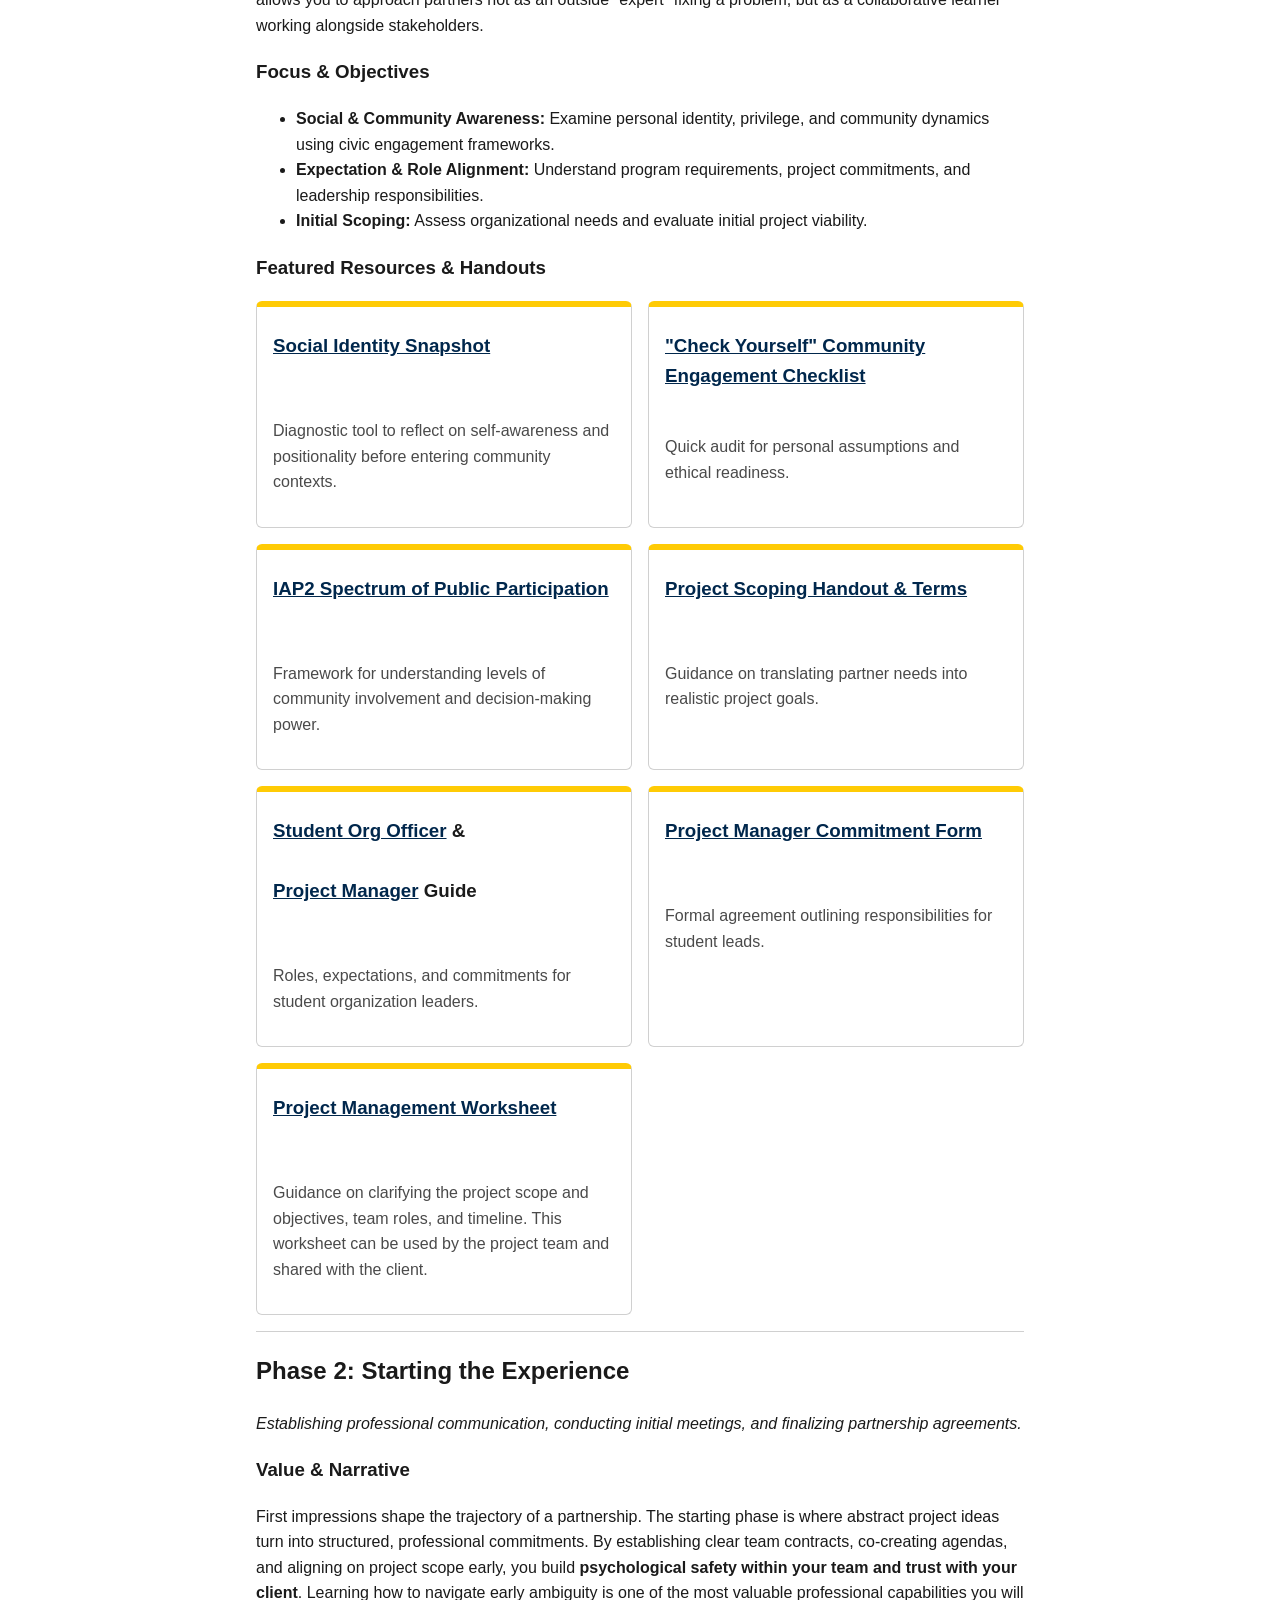
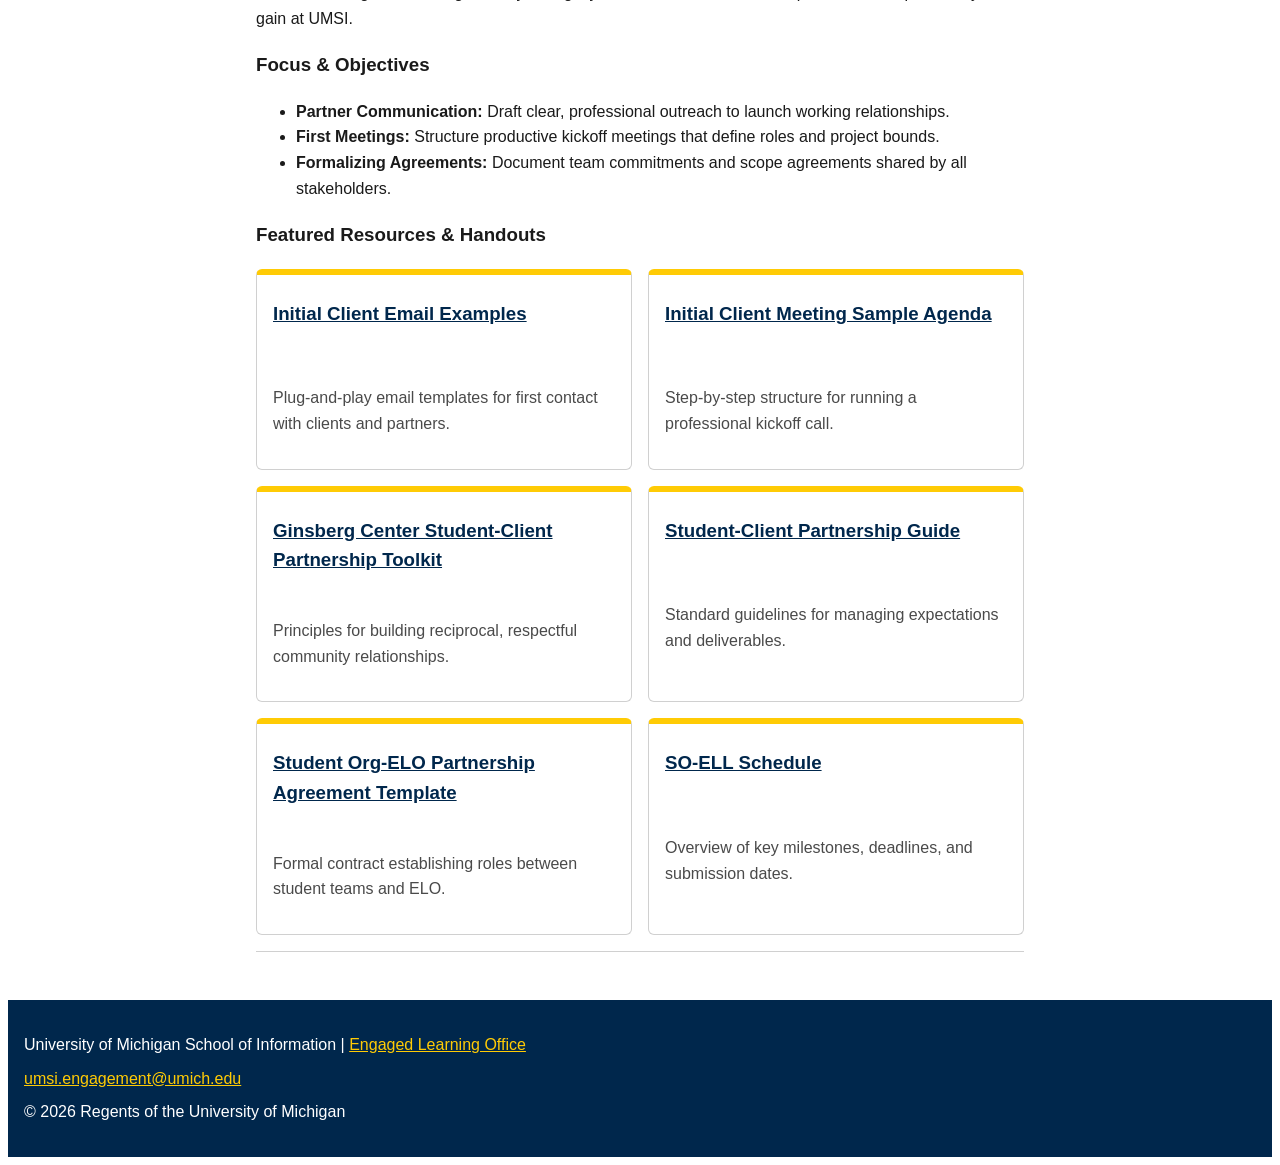
<file: prep.html>
<!DOCTYPE html>
<html lang="en">
<head>
    <meta charset="UTF-8">
    <meta name="viewport" content="width=device-width, initial-scale=1.0">
    <link rel="stylesheet" href="style.css">

    <title>Preparing &amp; Starting Your Project | UMSI</title>
</head>
<body>

    <!-- Sticky process bar -->
    <header class="site-header">
      <div class="skip"><a href="#main">Skip to Main Content</a></div>
        <div class="brand">
            <img src="images/UMSI_signature_vertical_informal_solidblue.jpg" alt="UMSI Logo">
        </div>
        <nav class="process-nav" aria-label="Project process">
            <ol class="process-steps">
              <li><a href="index.html">Home</a></li>
              <li><a href="prep.html" aria-current="page" title="Preparing for Your Experience">Prepare</a></li>
              <li><a href="experience.html" title="During Your Experience">During</a></li>
              <li><a href="ending.html" title="Wrap-Up, Impact &amp; Next Steps">Wrap-Up</a></li>
              <li><a href="faculty.html">Faculty Hub </a></li>
            </ol>
        </nav>
    </header>

    <!-- Page title -->
    <main id="main">
    <div class="page-title">
      <img src="images/prep-web.jpg" alt="student lobby">
      <p class="eyebrow">Step 2 of 5</p>
      <h1>Preparing &amp; Starting Your Project</h1>
    </div>

    <!-- Anchor table of contents -->
    <nav class="on-this-page" aria-labelledby="toc-title">
      <h2 id="toc-title">On this page</h2>
      <ul>
          <li><a href="#hero">Launch your engaged learning journey</a></li>
          <li><a href="#why">Why engaged learning starts before the work begins</a></li>
          <li><a href="#phase-1">Phase 1: Preparing for the experience</a></li>
          <li><a href="#phase-2">Phase 2: Starting the experience</a></li>
      </ul>
    </nav>


    <section id="hero" class="content-section">
      <h2>Launch Your Engaged Learning Journey</h2>
      <p>Transform your academic foundation into real-world impact. The UMSI Engaged Learning Office (ELO) guides you through the crucial early stages of project work—from self-reflection and community context to team charters and initial client kickoff.</p>
      <p>
        <a href="#phase-1">Phase 1: Preparing</a> |
        <a href="#phase-2">Phase 2: Starting</a>
      </p>
    </section>

    <section id="why" class="content-section">
      <h2>Why Engaged Learning Starts Before the Work Begins</h2>
      <p>Engaged learning at UMSI is fundamentally different from traditional classroom assignments. You are stepping out of controlled environments and into complex, unscripted ecosystems where technical solutions intersect with human lives, organizational cultures, and real community needs.</p>
      <p>The initial phase of a project is rarely about jumping straight into execution—it is about building the foundation for ethical, sustainable engagement. Taking time to reflect on your own positionality, audit your team’s collective skills, and listen deeply to your partner’s goals prevents project failure down the line. When you ground your project in mutual respect, clear boundaries, and honest communication from Day 1, you transform a simple class deliverable into a reciprocal partnership that creates authentic value for everyone involved.</p>
    </section>

    <section id="phase-1" class="content-section">
      <h2>Phase 1: Preparing for the Experience</h2>
      <p><em>Setting the foundation, understanding community context, and evaluating team readiness before work begins.</em></p>

      <article>
        <h3>Value &amp; Narrative</h3>
        <p>Before writing code, sketching wireframes, or analyzing datasets, engaged learners must cultivate <strong>social identity awareness and ethical humility</strong>. Entering a community or client environment without examining your own assumptions can lead to misaligned expectations or unintended harm. Preparing thoughtfully allows you to approach partners not as an outside "expert" fixing a problem, but as a collaborative learner working alongside stakeholders.</p>
      </article>

      <article>
        <h3>Focus &amp; Objectives</h3>
        <ul>
          <li><strong>Social &amp; Community Awareness:</strong> Examine personal identity, privilege, and community dynamics using civic engagement frameworks.</li>
          <li><strong>Expectation &amp; Role Alignment:</strong> Understand program requirements, project commitments, and leadership responsibilities.</li>
          <li><strong>Initial Scoping:</strong> Assess organizational needs and evaluate initial project viability.</li>
        </ul>
      </article>

      <article id="resources-1">
        <h3>Featured Resources &amp; Handouts</h3>
        <div class="card-grid">
          <article class="card">
            <h3><a href="https://sites.lsa.umich.edu/equitable-teaching/social-identity-snapshot/">Social Identity Snapshot</a></h3>
            <p>Diagnostic tool to reflect on self-awareness and positionality before entering community contexts.</p>
          </article>
          <article class="card">
            <h3><a href="https://docs.google.com/document/d/1Qt9YeStVwDHjwJhOLAz42JSNQR2lFMurdUtxtdrGkuc/edit?tab=t.0#heading=h.ch0bvccjkrzn">"Check Yourself" Community Engagement Checklist</a></h3>
            <p>Quick audit for personal assumptions and ethical readiness.</p>
          </article>
          <article class="card">
            <h3><a href="https://drive.google.com/file/d/1zc1RNlrDxV51-muOERdDTnINQcquJpOA/view?usp=sharing">IAP2 Spectrum of Public Participation</a></h3>
            <p>Framework for understanding levels of community involvement and decision-making power.</p>
          </article>
          <article class="card">
            <h3><a href="https://docs.google.com/document/d/1TrEDolwmOIlXgYgAP9VvlOGoYOwFfe6KxzZOgZSVYVw/edit?usp=drive_link">Project Scoping Handout &amp; Terms</a></h3>
            <p>Guidance on translating partner needs into realistic project goals.</p>
          </article>
          <article class="card">
            <h3><a href="https://docs.google.com/document/d/1AexsV_JeSd0kRUBbcifZpfBu6y6Zi8Y0iJScp1I3gkM/edit?usp=drive_link">Student Org Officer</a> &amp; <a href="https://docs.google.com/document/u/0/d/1uwOOS0TrXWzcSShj8DUFpckWo0t1UNu_Q7WVbZnLhX0/edit">Project Manager</a> Guide</h3>
            <p>Roles, expectations, and commitments for student organization leaders.</p>
          </article>
          <article class="card">
            <h3><a href="https://docs.google.com/document/d/1U4lCNGyWKJ3C2i_VgFqAR45Z4zF1FehuthuqT-M2wdI/edit?usp=drive_link">Project Manager Commitment Form</a></h3>
            <p>Formal agreement outlining responsibilities for student leads.</p>
          </article>
          <article class="card">
            <h3><a href="https://docs.google.com/document/d/1twc-7TYWmb_PNrOBiDI1NuJqJAuhluTICr22GRd_NLc/edit?usp=drive_link">Project Management Worksheet</a></h3>
            <p>Guidance on clarifying the project scope and objectives, team roles, and timeline. This worksheet can be used by the project team and shared with the client.</p>
          </article>
        </div>
      </article>
    </section>

    <section id="phase-2" class="content-section">
      <h2>Phase 2: Starting the Experience</h2>
      <p><em>Establishing professional communication, conducting initial meetings, and finalizing partnership agreements.</em></p>

      <article>
        <h3>Value &amp; Narrative</h3>
        <p>First impressions shape the trajectory of a partnership. The starting phase is where abstract project ideas turn into structured, professional commitments. By establishing clear team contracts, co-creating agendas, and aligning on project scope early, you build <strong>psychological safety within your team and trust with your client</strong>. Learning how to navigate early ambiguity is one of the most valuable professional capabilities you will gain at UMSI.</p>
      </article>

      <article>
        <h3>Focus &amp; Objectives</h3>
        <ul>
          <li><strong>Partner Communication:</strong> Draft clear, professional outreach to launch working relationships.</li>
          <li><strong>First Meetings:</strong> Structure productive kickoff meetings that define roles and project bounds.</li>
          <li><strong>Formalizing Agreements:</strong> Document team commitments and scope agreements shared by all stakeholders.</li>
        </ul>
      </article>

      <article id="resources-2">
        <h3>Featured Resources &amp; Handouts</h3>
        <div class="card-grid">
          <article class="card">
            <h3><a href="https://docs.google.com/document/d/1fWFXwoW5fKX_Tctn97Gio5XZDwILNlqIOyKKE8Yk5J0/edit?usp=drive_link">Initial Client Email Examples</a></h3>
            <p>Plug-and-play email templates for first contact with clients and partners.</p>
          </article>
          <article class="card">
            <h3><a href="https://docs.google.com/document/d/1ItXxYauAcPoaGMUZWuJsX-OLFfGmeBOWT7JNhoZxGyU/edit?usp=drive_link">Initial Client Meeting Sample Agenda</a></h3>
            <p>Step-by-step structure for running a professional kickoff call.</p>
          </article>
          <article class="card">
            <h3><a href="https://ginsberg.umich.edu/article/campus-community-partnerships-toolkit">Ginsberg Center Student-Client Partnership Toolkit</a></h3>
            <p>Principles for building reciprocal, respectful community relationships.</p>
          </article>
          <article class="card">
            <h3><a href="https://drive.google.com/file/d/12ealxkKCvOZajxK7doyUXu_k2LyKPUP2/view?usp=drive_link">Student-Client Partnership Guide</a></h3>
            <p>Standard guidelines for managing expectations and deliverables.</p>
          </article>
          <article class="card">
            <h3><a href="https://docs.google.com/document/d/1y5Y2wc1ADz0n_ht26kPYlFK3Zm9i3UR_Z0OMWP3Q_xQ/edit?usp=drive_link">Student Org-ELO Partnership Agreement Template</a></h3>
            <p>Formal contract establishing roles between student teams and ELO.</p>
          </article>
          <article class="card">
            <h3><a href="https://docs.google.com/spreadsheets/d/1YeK2WerSbhaU5hjEg9wxdXmzBx9lgRy2yHBKAH-SxiA/edit?gid=166831640#gid=166831640">SO-ELL Schedule</a></h3>
            <p>Overview of key milestones, deadlines, and submission dates.</p>
          </article>
        </div>
      </article>
    </section>

</main>

    <footer class="site-footer">
        <p>University of Michigan School of Information | <a href="https://www.si.umich.edu/programs/engaged-learning/about-engaged-learning-office">Engaged Learning Office</a></p>
        <address>
            <a href="mailto:umsi.engagement@umich.edu">umsi.engagement@umich.edu</a>
        </address>
        <p>&copy; 2026 Regents of the University of Michigan</p>
    </footer>

</body>
</html>
</file>
<file: style.css>
:root {
    --um-blue: #00274C;
    --um-maize: #FFCB05;
    --text: #1a1a1a;
    --muted: #4a4a4a;
    --surface: #ffffff;
    --border: #d0d0d0;

    /* Step colors: a blend from blue to maize (one value per step) */
    --step-1: #00274C;
    --step-2: #405A3D;
    --step-3: #786F26;          /* darkened so white text reaches 4.5:1 */
    --step-4: #BFA217;
    --step-5: #FFCB05;

    /* Space used by the sticky bar, so anchor links are not hidden under it */
    --sticky-offset: 3.5rem;
}
html {
    scroll-behavior: smooth;
    scroll-padding-top: var(--sticky-offset); /* keeps headings visible when jumping */
}

body {
    font-family: Arial, Helvetica, sans-serif;
    font-size: 1rem;
    line-height: 1.6;
    color : var(--text);
    background-color : var(--surface);
}
main{
    padding: 1rem;
    max-width: 48rem;
    margin: 0 auto;
}

.site-header {
    position:sticky;
    top:0;
    z-index:100;
    display: flex;              /* logo tile on the left, process steps beside it */
    align-items: stretch;
    background: linear-gradient(90deg, var(--step-1), var(--step-5));
}

/* Square logo at the left of the sticky bar. Its navy background continues
   the bar's navy start, and a 1px white line separates it from the first step. */
.brand {
    flex: 0 0 auto;
    width: 3rem;
    aspect-ratio: 1 / 1;      
    padding: 0;
    background-color: var(--step-1);
    border-right: 1px solid #ffffff;
}

.brand img {
    display: block;
    width: 100%;
    height: 100%;
    object-fit: contain;
}

.process-nav {
    flex: 1 1 auto;
    min-width: 0;               /* lets the steps scroll instead of pushing the logo */
}
.process-steps {
    list-style: none;
    margin: 0;
    padding: 0;
    display: flex;
    overflow-x: auto;           /* on narrow screens the steps scroll sideways */
    -webkit-overflow-scrolling: touch;
}

.process-steps li {
    flex: 1 1 0;                /* five equal slices of the bar: all steps visible at once */
    min-width: 0;
}

.process-steps a {
    display: flex;
    align-items: center;
    justify-content: center;
    padding: 0.5rem 0.25rem;
    min-height: 44px;           /* comfortable tap target */
    text-align: center;
    text-decoration: none;
    font-weight: bold;
    font-size: 0.85rem;
    line-height: 1.2;           /* two-line labels stay tidy */
    overflow-wrap: break-word;
    color: #ffffff;
    border-bottom: 4px solid transparent;
}

/* Each step gets its own solid color from the gradient, so text contrast stays readable */
.process-steps li:nth-child(1) a { background-color: var(--step-1); }
.process-steps li:nth-child(2) a { background-color: var(--step-2); }
.process-steps li:nth-child(3) a { background-color: var(--step-3); }
.process-steps li:nth-child(4) a { background-color: var(--step-4); color: var(--um-blue); }
.process-steps li:nth-child(5) a { background-color: var(--step-5); color: var(--um-blue); }

/* Hover and keyboard focus: a visible outline, not just a color change */
.process-steps a:hover {
    text-decoration: underline;
}

.process-steps a:focus {
    outline: 3px solid #ffffff;
    outline-offset: -6px;
}

/* Current page: a thick underline plus the aria-current attribute,
   so the current step is not shown by color alone */
.process-steps a[aria-current="page"] {
    text-decoration: underline;
    text-decoration-thickness: 3px;
    text-underline-offset: 0.35em;
}

main img {
    display: block; 
    width: 100%; 
    max-width: 1200px; 
    height: auto; 
    margin: 0 auto 30px auto;
}


.skip  {
    position: relative;
  }

  .skip a {
    position: absolute;
    left: -9999px;        /* far off-screen, so it is hidden until focused */
    top: auto;
    background: #ffffff;  /* 흰색 배경을 주어야 뒤쪽 요소와 글자가 겹치지 않음 */
    color: #000000;       /* 글자색 지정 */
    padding: 8px 12px;    /* 버튼 형태로 보이도록 여백 추가 */
    z-index: 1000;        /* 다른 헤더 및 본문 요소보다 위에 표시 */
    text-decoration: none;
}

.skip a:focus {
    left: 0.5rem;
    top: 0.5rem;          /* slides into view when focused with Tab */
}
nav a:focus {
    outline: 2px solid white;
    outline-offset: 3px;
}
*:focus {
    outline: 5px dashed green;   /* hw3 전역 포커스 스타일 */
}

.page-title {
    padding: 1.5rem 0 1rem;
    border-bottom: 3px solid var(--um-maize);
}

/* Hero image: about a quarter of the screen height on first load.
   svh is the visible height on phones; vh is the fallback for older browsers. */
.page-title img {
    display: block;
    width: 100%;
    height: 25vh;
    height: 25svh;
    min-height: 8rem;           /* keeps it usable on very short screens */
    object-fit: cover;          /* fills the box, cropping the edges instead of stretching */
    margin: 0 0 1rem;
}

/* For hero photos where the important part is lower in the picture (here: the laptops) */
.page-title img.hero-bottom {
    object-position: center 60%;
}

/* Responsive video: keeps a 16:9 box that scales with the screen width */
.video {
    position: relative;
    width: 100%;
    aspect-ratio: 16 / 9;
    margin: 1rem 0;
}

.video iframe {
    position: absolute;
    inset: 0;
    width: 100%;
    height: 100%;
    border: 0;
}


/* ---------- On this page (anchor table of contents) ----------
   A quiet vertical list: reads top to bottom, does not compete with the content. */
.on-this-page {
    margin: 1.5rem 0;
    padding: 0.25rem 0 0.5rem;
    border-top: 2px solid var(--um-blue);
}

.on-this-page h2 {
    margin: 0.5rem 0 0.2rem;
    font-size: 0.95rem;
    letter-spacing: 0.06em;
    text-transform: uppercase;
    color: var(--muted);
}

.on-this-page ul {
    list-style: none;
    margin: 0;
    padding: 0;
    counter-reset: toc;
}

.on-this-page li {
    counter-increment: toc;
    position: relative;         /* the invisible tap area below is positioned from this box */
    border-bottom: 1px solid var(--border);
}

/* Invisible extra area around each link, so the tap target is about 54px tall */
.on-this-page a::after {
    content: "";
    position: absolute;
    inset: -0.5rem 0;
}

.on-this-page a {
    display: flex;
    align-items: center;
    gap: 0.3rem;
    padding: 0.4rem 0;          /* visible spacing stays tight */
    color: var(--um-blue);
    text-decoration: none;
}

/* Small step number in front of each line */
.on-this-page a::before {
    content: counter(toc, decimal-leading-zero);
    flex: 0 0 auto;
    min-width: 2rem;
    font-size: 0.85rem;
    font-weight: bold;
    color: var(--muted);
}

.on-this-page a:hover,
.on-this-page a:focus {
    text-decoration: underline;
}

/* ---------- Content sections ---------- */


.content-section {
    padding-bottom: 1rem;
    border-bottom: 1px solid var(--border);
}

/* Anchor targets are still reachable below the sticky bar (see scroll-padding-top above) */
.content-section,
.on-this-page {
    scroll-margin-top: var(--sticky-offset);
}

/* ---------- Card Grid ---------- */
.card-grid {
    display: grid;
    grid-template-columns: repeat(auto-fit, minmax(min(100%, 16rem), 1fr));
    gap: 1rem;
}

.card {
    display: flex;
    flex-direction: column;
    padding: 1rem;
    background-color: #ffffff;
    border: 1px solid var(--border);
    border-top: 6px solid var(--um-maize);
    border-radius: 6px;
}

.card h3 {
    margin-top: 0;
}

.card p {
    flex-grow: 1;               /* pushes the links to the same baseline across cards */
    color: var(--muted);
}

.card a {
    display: inline-block;
    min-height: 44px;
    padding: 0.5rem 0;
    font-weight: bold;
    color: var(--um-blue);
}

/* footer */

.site-footer {
    margin-top: 2rem;
    padding: 1.5rem 1rem;
    background-color: var(--um-blue);
    color: #ffffff;
}

.site-footer a {
    color: var(--um-maize);
}

.site-footer p,
.site-footer address {
    margin: 0.5rem 0;
    font-style: normal;
}

/* ---------- Data table (moved from inline styles) ---------- */
.data-table {
    width: 100%;
    border-collapse: collapse;
    font-family: sans-serif;
    margin: 20px 0;
}

.data-table th,
.data-table td {
    padding: 12px;
    text-align: left;
    border: 1px solid #dddddd;
}

.data-table thead tr {
    background-color: #f2f2f2;
    border-bottom: 2px solid #cccccc;
}

.data-table th {
    font-weight: bold;
}

.data-table tbody tr {
    border-bottom: 1px solid #dddddd;
}

.data-table tbody tr:nth-child(even) {
    background-color: #fafafa;
}

.data-table tbody td:first-child {
    font-weight: bold;
}

/* Wide tables scroll sideways on phones instead of squeezing their columns */
.table-scroll {
    overflow-x: auto;
    -webkit-overflow-scrolling: touch;
    margin: 1rem 0;
}

.table-scroll .data-table {
    min-width: 32rem;           /* keeps the columns readable; the wrapper scrolls */
    margin: 0;
}

/* ----------  Accessibility exception: reduced motion ---------- */
@media (prefers-reduced-motion: reduce) {
    html {
        scroll-behavior: auto;
    }
}
</file>
